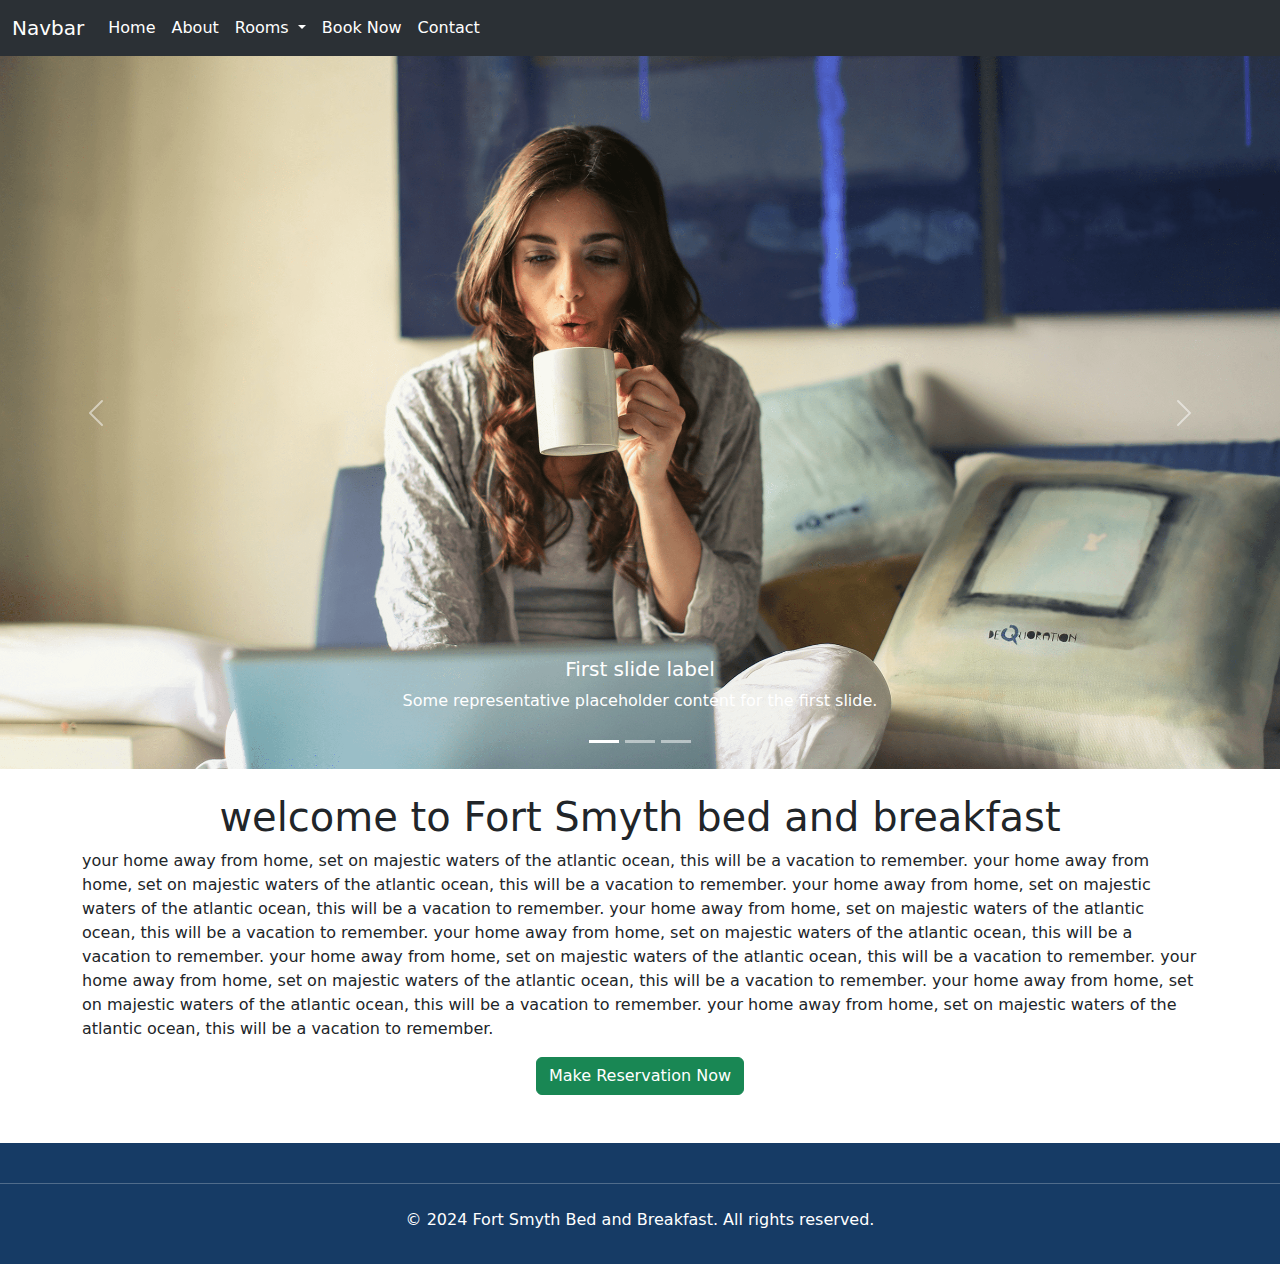
<file: html-source/index.html>
<!DOCTYPE html>
<html lang="en">
<head>
    <meta charset="UTF-8">
    <meta name="viewport" content="width=device-width, initial-scale=1.0">
    <title>My Page</title>
    <!-- Bootstrap CSS -->
    <link href="https://cdn.jsdelivr.net/npm/bootstrap@5.3.0-alpha1/dist/css/bootstrap.min.css" rel="stylesheet">
    <link rel="stylesheet" href="static/css/style.css">
</head>
<body>
    <nav class="navbar navbar-expand-lg bg-body-tertiary bg-dark" data-bs-theme="dark">
        <div class="container-fluid">
            <a class="navbar-brand" href="#">Navbar</a>
            <button class="navbar-toggler" type="button" data-bs-toggle="collapse" data-bs-target="#navbarSupportedContent" aria-controls="navbarSupportedContent" aria-expanded="false" aria-label="Toggle navigation">
                <span class="navbar-toggler-icon"></span>
            </button>
          <div class="collapse navbar-collapse" id="navbarSupportedContent">
            <ul class="navbar-nav me-auto mb-2 mb-lg-0">
                <li class="nav-item">
                    <a class="nav-link active" aria-current="page" href="index.html">Home</a>
                </li>
                <li class="nav-item">
                    <a class="nav-link" href="about.html">About</a>
                </li>
                <li class="nav-item dropdown">
                    <a class="nav-link dropdown-toggle" href="#" role="button" data-bs-toggle="dropdown" aria-expanded="false">
                        Rooms
                    </a>
                    <ul class="dropdown-menu">
                        <li><a class="dropdown-item" href="generals.html">General's Quarters</a></li>
                        <li><a class="dropdown-item" href="majors.html">Major's Suite</a></li>
                    </ul>
                </li>
                <li class="nav-item">
                    <a class="nav-link" href="reservation.html">Book Now</a>
                </li>
                <li class="nav-item">
                    <a class="nav-link" href="contact.html">Contact</a>
                </li>
            </ul>
          </div>
        </div>
    </nav>
    <div id="main-carousel" class="carousel slide carousel-fade" data-bs-ride="carousel" data-bs-interval="2000">
        <div class="carousel-indicators">
            <button type="button" data-bs-target="#main-carousel" data-bs-slide-to="0" class="active" aria-current="true" aria-label="Slide 1"></button>
            <button type="button" data-bs-target="#main-carousel" data-bs-slide-to="1" aria-label="Slide 2"></button>
            <button type="button" data-bs-target="#main-carousel" data-bs-slide-to="2" aria-label="Slide 3"></button>
          </div>
        <div class="carousel-inner">
          <div class="carousel-item active">
            <img src="static/images/woman-laptop.png" class="d-block w-100" alt="woman and laptop">
            <div class="carousel-caption d-none d-md-block">
                <h5>First slide label</h5>
                <p>Some representative placeholder content for the first slide.</p>
            </div>
          </div>
          <div class="carousel-item">
            <img src="static/images/tray.png" class="d-block w-100" alt=" tray and coffee">
            <div class="carousel-caption d-none d-md-block">
                <h5>Second slide label</h5>
                <p>Some representative placeholder content for the second slide.</p>
            </div>
          </div>
          <div class="carousel-item">
            <img src="static/images/outside.png" class="d-block w-100" alt="out">
            <div class="carousel-caption d-none d-md-block">
                <h5>Third slide label</h5>
                <p>Some representative placeholder content for the third slide.</p>
            </div>
          </div>
        </div>
        <button class="carousel-control-prev" type="button" data-bs-target="#main-carousel" data-bs-slide="prev">
          <span class="carousel-control-prev-icon" aria-hidden="true"></span>
          <span class="visually-hidden">Previous</span>
        </button>
        <button class="carousel-control-next" type="button" data-bs-target="#main-carousel" data-bs-slide="next">
          <span class="carousel-control-next-icon" aria-hidden="true"></span>
          <span class="visually-hidden">Next</span>
        </button>
    </div>
    <div class="container">
        <!-- Your page content here -->
        <div class="row">
            <div class="col">
                <h1 class="text-center mt-4">welcome to Fort Smyth bed and breakfast</h1>
                <p>your home away from home, set on majestic waters of the atlantic ocean, this will be a vacation to remember.
                    your home away from home, set on majestic waters of the atlantic ocean, this will be a vacation to remember.
                    your home away from home, set on majestic waters of the atlantic ocean, this will be a vacation to remember.
                    your home away from home, set on majestic waters of the atlantic ocean, this will be a vacation to remember.
                    your home away from home, set on majestic waters of the atlantic ocean, this will be a vacation to remember.
                    your home away from home, set on majestic waters of the atlantic ocean, this will be a vacation to remember.
                    your home away from home, set on majestic waters of the atlantic ocean, this will be a vacation to remember.
                    your home away from home, set on majestic waters of the atlantic ocean, this will be a vacation to remember.
                    your home away from home, set on majestic waters of the atlantic ocean, this will be a vacation to remember.
                </p>
            </div>
        </div>
        <div class="row">
            <div class="col text-center">
                <a href="make-reservation.html" class="btn btn-success">Make Reservation Now</a>
            </div>
        </div>
    </div>
    <footer class="my-footer mt-5">
        <hr class="my-4">
        <div class="text-center">
            <p>&copy; 2024 Fort Smyth Bed and Breakfast. All rights reserved.</p>
        </div>
    </footer>
    <!-- Bootstrap Bundle with Popper.js (remove any duplicates) -->
    <script src="https://cdn.jsdelivr.net/npm/bootstrap@5.3.0-alpha1/dist/js/bootstrap.bundle.min.js"></script>
</body>
</html>
</file>
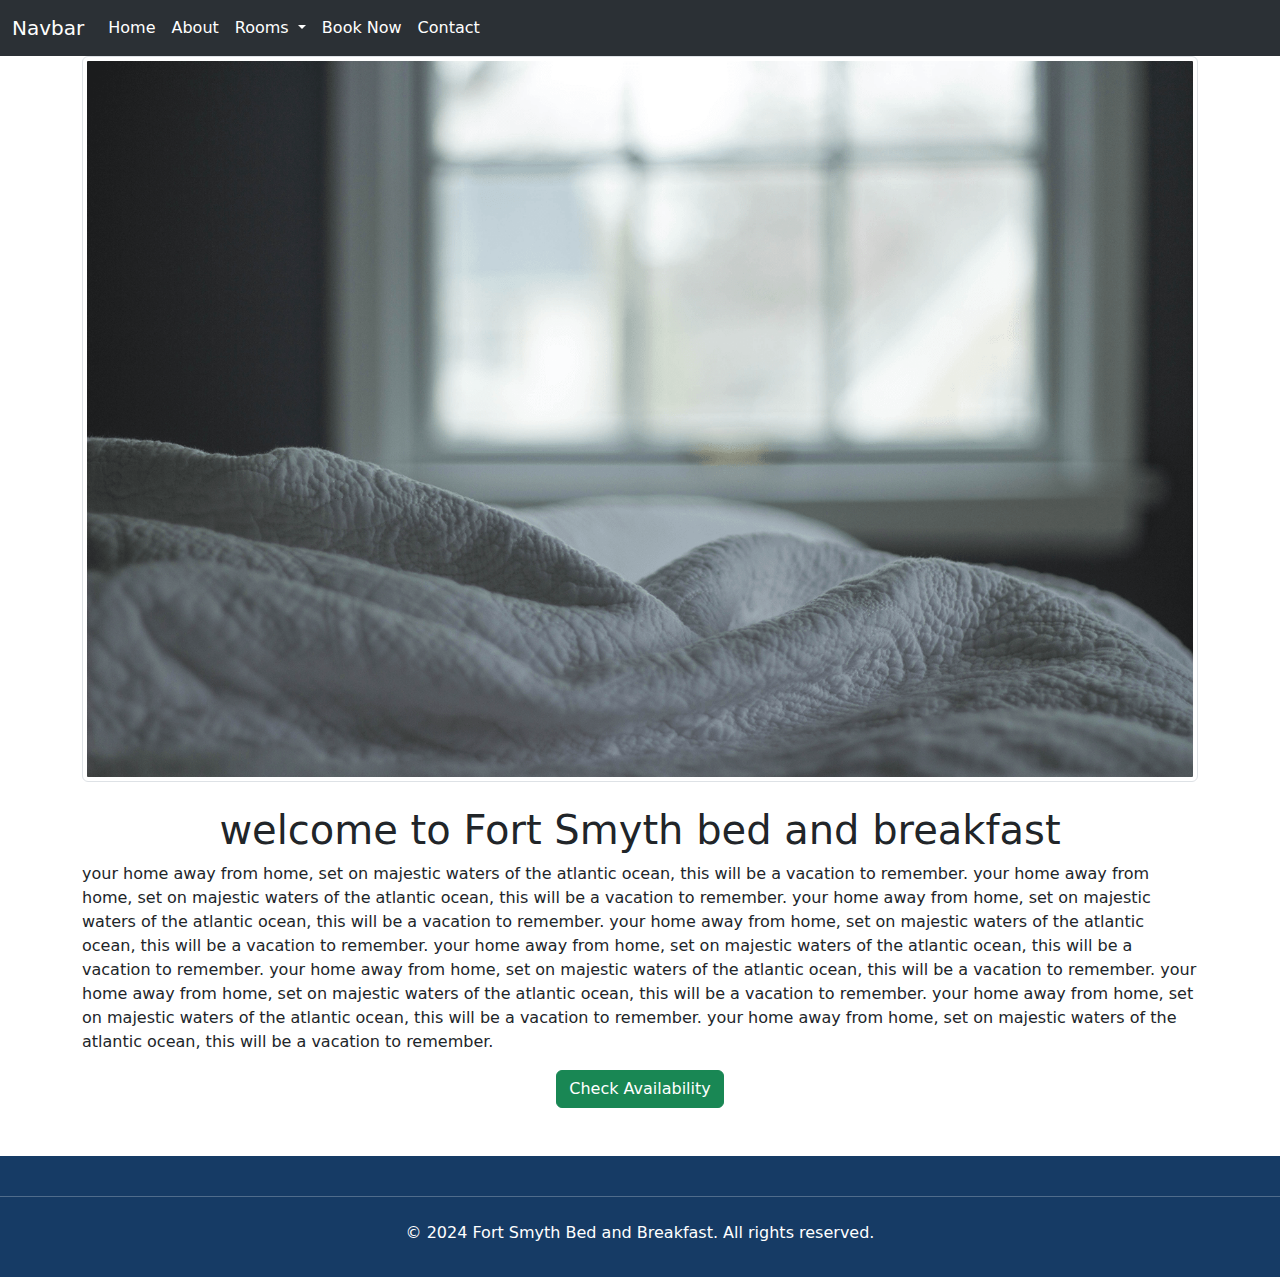
<file: html-source/generals.html>
<!DOCTYPE html>
<html lang="en">
<head>
    <meta charset="UTF-8">
    <meta name="viewport" content="width=device-width, initial-scale=1.0">
    <title>My Page</title>
    <!-- Bootstrap CSS -->
    <link href="https://cdn.jsdelivr.net/npm/bootstrap@5.3.0-alpha1/dist/css/bootstrap.min.css" rel="stylesheet">
    <link rel="stylesheet" href="static/css/style.css">
</head>
<body>
    <nav class="navbar navbar-expand-lg bg-body-tertiary bg-dark" data-bs-theme="dark">
        <div class="container-fluid">
            <a class="navbar-brand" href="#">Navbar</a>
            <button class="navbar-toggler" type="button" data-bs-toggle="collapse" data-bs-target="#navbarSupportedContent" aria-controls="navbarSupportedContent" aria-expanded="false" aria-label="Toggle navigation">
                <span class="navbar-toggler-icon"></span>
            </button>
          <div class="collapse navbar-collapse" id="navbarSupportedContent">
            <ul class="navbar-nav me-auto mb-2 mb-lg-0">
                <li class="nav-item">
                    <a class="nav-link active" aria-current="page" href="index.html">Home</a>
                </li>
                <li class="nav-item">
                    <a class="nav-link" href="about.html">About</a>
                </li>
                <li class="nav-item dropdown">
                    <a class="nav-link dropdown-toggle" href="#" role="button" data-bs-toggle="dropdown" aria-expanded="false">
                        Rooms
                    </a>
                    <ul class="dropdown-menu">
                        <li><a class="dropdown-item" href="generals.html">General's Quarters</a></li>
                        <li><a class="dropdown-item" href="majors.html">Major's Suite</a></li>
                    </ul>
                </li>
                <li class="nav-item">
                    <a class="nav-link" href="reservation.html">Book Now</a>
                </li>
                <li class="nav-item">
                    <a class="nav-link" href="contact.html">Contact</a>
                </li>
            </ul>
          </div>
        </div>
    </nav>
    
    <div class="container">
        <!-- Your page content here -->
         <div class="row">
            <div class="col">
                <img src="static/images/generals-quarters.png" class="img-fluid mx-auto d-block img-thumbnail room-image" alt="room image">
            </div>
            
         </div>
        <div class="row">
            <div class="col">
                <h1 class="text-center mt-4">welcome to Fort Smyth bed and breakfast</h1>
                <p>your home away from home, set on majestic waters of the atlantic ocean, this will be a vacation to remember.
                    your home away from home, set on majestic waters of the atlantic ocean, this will be a vacation to remember.
                    your home away from home, set on majestic waters of the atlantic ocean, this will be a vacation to remember.
                    your home away from home, set on majestic waters of the atlantic ocean, this will be a vacation to remember.
                    your home away from home, set on majestic waters of the atlantic ocean, this will be a vacation to remember.
                    your home away from home, set on majestic waters of the atlantic ocean, this will be a vacation to remember.
                    your home away from home, set on majestic waters of the atlantic ocean, this will be a vacation to remember.
                    your home away from home, set on majestic waters of the atlantic ocean, this will be a vacation to remember.
                    your home away from home, set on majestic waters of the atlantic ocean, this will be a vacation to remember.
                </p>
            </div>
        </div>
        <div class="row">
            <div class="col text-center">
                <a href="/make-reservation-gq" class="btn btn-success">Check Availability</a>
            </div>
        </div>
    </div>
    <footer class="my-footer mt-5">
        <hr class="my-4">
        <div class="text-center">
            <p>&copy; 2024 Fort Smyth Bed and Breakfast. All rights reserved.</p>
        </div>
    </footer>
    <!-- Bootstrap Bundle with Popper.js (remove any duplicates) -->
    <script src="https://cdn.jsdelivr.net/npm/bootstrap@5.3.0-alpha1/dist/js/bootstrap.bundle.min.js"></script>
</body>
</html>
</file>
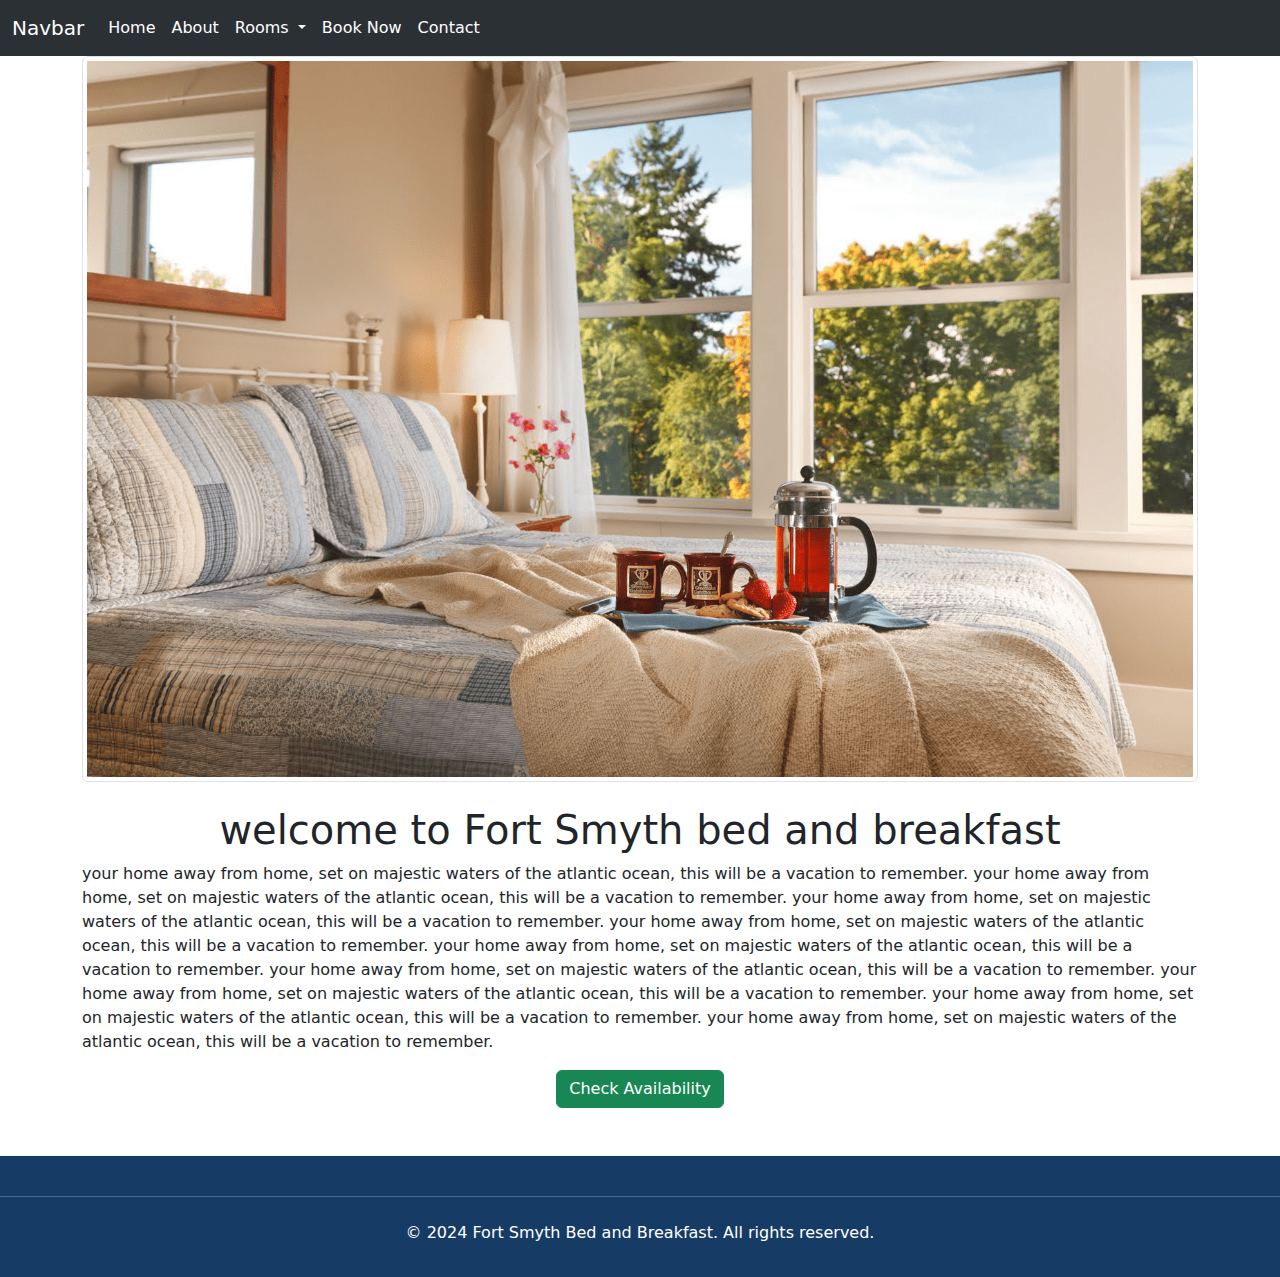
<file: html-source/majors.html>
<!DOCTYPE html>
<html lang="en">
<head>
    <meta charset="UTF-8">
    <meta name="viewport" content="width=device-width, initial-scale=1.0">
    <title>My Page</title>
    <!-- Bootstrap CSS -->
    <link href="https://cdn.jsdelivr.net/npm/bootstrap@5.3.0-alpha1/dist/css/bootstrap.min.css" rel="stylesheet">
    <link rel="stylesheet" href="static/css/style.css">
</head>
<body>
    <nav class="navbar navbar-expand-lg bg-body-tertiary bg-dark" data-bs-theme="dark">
        <div class="container-fluid">
            <a class="navbar-brand" href="#">Navbar</a>
            <button class="navbar-toggler" type="button" data-bs-toggle="collapse" data-bs-target="#navbarSupportedContent" aria-controls="navbarSupportedContent" aria-expanded="false" aria-label="Toggle navigation">
                <span class="navbar-toggler-icon"></span>
            </button>
          <div class="collapse navbar-collapse" id="navbarSupportedContent">
            <ul class="navbar-nav me-auto mb-2 mb-lg-0">
                <li class="nav-item">
                    <a class="nav-link active" aria-current="page" href="index.html">Home</a>
                </li>
                <li class="nav-item">
                    <a class="nav-link" href="about.html">About</a>
                </li>
                <li class="nav-item dropdown">
                    <a class="nav-link dropdown-toggle" href="#" role="button" data-bs-toggle="dropdown" aria-expanded="false">
                        Rooms
                    </a>
                    <ul class="dropdown-menu">
                        <li><a class="dropdown-item" href="generals.html">General's Quarters</a></li>
                        <li><a class="dropdown-item" href="majors.html">Major's Suite</a></li>
                    </ul>
                </li>
                <li class="nav-item">
                    <a class="nav-link" href="reservation.html">Book Now</a>
                </li>
                <li class="nav-item">
                    <a class="nav-link" href="contact.html">Contact</a>
                </li>
            </ul>
          </div>
        </div>
    </nav>
    
    <div class="container">
        <!-- Your page content here -->
         <div class="row">
            <div class="col">
                <img src="static/images/marjors-suite.png" class="img-fluid mx-auto d-block img-thumbnail room-image" alt="room image">
            </div>
            
         </div>
        <div class="row">
            <div class="col">
                <h1 class="text-center mt-4">welcome to Fort Smyth bed and breakfast</h1>
                <p>your home away from home, set on majestic waters of the atlantic ocean, this will be a vacation to remember.
                    your home away from home, set on majestic waters of the atlantic ocean, this will be a vacation to remember.
                    your home away from home, set on majestic waters of the atlantic ocean, this will be a vacation to remember.
                    your home away from home, set on majestic waters of the atlantic ocean, this will be a vacation to remember.
                    your home away from home, set on majestic waters of the atlantic ocean, this will be a vacation to remember.
                    your home away from home, set on majestic waters of the atlantic ocean, this will be a vacation to remember.
                    your home away from home, set on majestic waters of the atlantic ocean, this will be a vacation to remember.
                    your home away from home, set on majestic waters of the atlantic ocean, this will be a vacation to remember.
                    your home away from home, set on majestic waters of the atlantic ocean, this will be a vacation to remember.
                </p>
            </div>
        </div>
        <div class="row">
            <div class="col text-center">
                <a href="/make-reservation-ms" class="btn btn-success">Check Availability</a>
            </div>
        </div>
    </div>
    <footer class="my-footer mt-5">
        <hr class="my-4">
        <div class="text-center">
            <p>&copy; 2024 Fort Smyth Bed and Breakfast. All rights reserved.</p>
        </div>
    </footer>
    <!-- Bootstrap Bundle with Popper.js (remove any duplicates) -->
    <script src="https://cdn.jsdelivr.net/npm/bootstrap@5.3.0-alpha1/dist/js/bootstrap.bundle.min.js"></script>
</body>
</html>
</file>
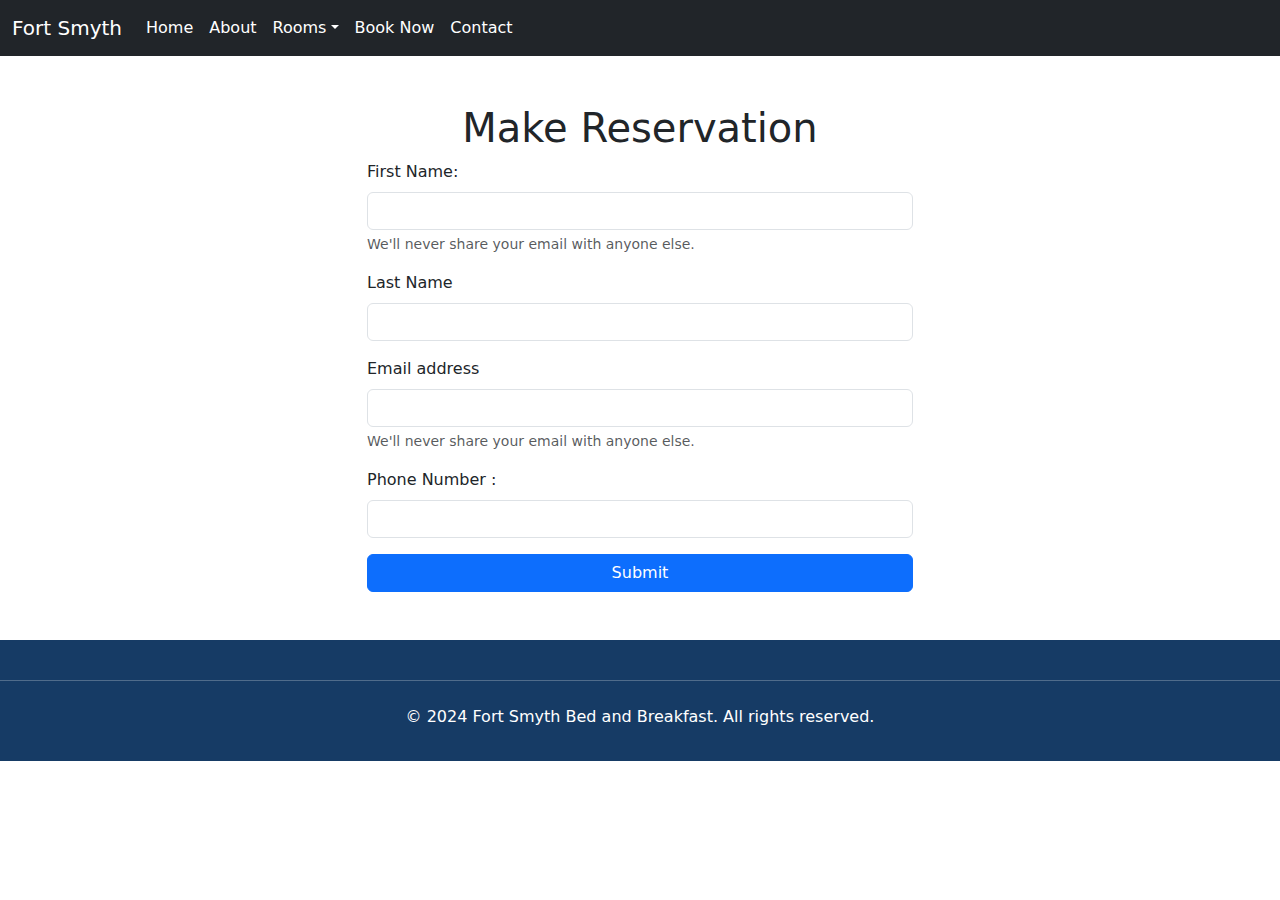
<file: html-source/make-reservation.html>
<!DOCTYPE html>
<html lang="en">
<head>
    <meta charset="UTF-8">
    <meta name="viewport" content="width=device-width, initial-scale=1.0">
    <title>Fort Smyth Bed and Breakfast</title>
    <!-- Bootstrap CSS -->
    <link href="https://cdn.jsdelivr.net/npm/bootstrap@5.3.0-alpha1/dist/css/bootstrap.min.css" rel="stylesheet">
    <link rel="stylesheet" href="static/css/style.css">
</head>
<body>
    <nav class="navbar navbar-expand-lg bg-dark">
        <div class="container-fluid">
            <a class="navbar-brand" href="#">Fort Smyth</a>
            <button class="navbar-toggler" type="button" data-bs-toggle="collapse" data-bs-target="#navbarSupportedContent" aria-controls="navbarSupportedContent" aria-expanded="false" aria-label="Toggle navigation">
                <span class="navbar-toggler-icon"></span>
            </button>
            <div class="collapse navbar-collapse" id="navbarSupportedContent">
                <ul class="navbar-nav me-auto mb-2 mb-lg-0">
                    <li class="nav-item">
                        <a class="nav-link active" href="index.html">Home</a>
                    </li>
                    <li class="nav-item">
                        <a class="nav-link" href="about.html">About</a>
                    </li>
                    <li class="nav-item dropdown">
                        <a class="nav-link dropdown-toggle" href="#" role="button" data-bs-toggle="dropdown" aria-expanded="false">Rooms</a>
                        <ul class="dropdown-menu">
                            <li><a class="dropdown-item" href="generals.html">General's Quarters</a></li>
                            <li><a class="dropdown-item" href="majors.html">Major's Suite</a></li>
                        </ul>
                    </li>
                    <li class="nav-item">
                        <a class="nav-link" href="reservation.html">Book Now</a>
                    </li>
                    <li class="nav-item">
                        <a class="nav-link" href="contact.html">Contact</a>
                    </li>
                </ul>
            </div>
        </div>
    </nav>
    
    <div class="container mt-5">
        <div class="row">
            <div class="col-lg-6 mx-auto">
                <h1 class="text-center">Make Reservation</h1>
                <form>
                    <div class="form-group mb-3">
                        <label for="first_name" class="form-label">First Name:</label>
                        <input type="text" class="form-control" id="first_name" name="first_name" aria-describedby="firstNameHelp" required autocomplete="off">
                        <div id="firstNameHelp" class="form-text">We'll never share your email with anyone else.</div>
                    </div>
                    <div class="form-group mb-3">
                        <label for="last_name" class="form-label">Last Name</label>
                        <input type="text" class="form-control" id="last_name" name="last_name" required autocomplete="off">
                    </div>
                    <div class="form-group mb-3">
                        <label for="email" class="form-label">Email address</label>
                        <input type="email" class="form-control" id="email" name="email" aria-describedby="emailHelp" required autocomplete="off">
                        <div id="emailHelp" class="form-text">We'll never share your email with anyone else.</div>
                    </div>
                    <div class="form-group mb-3">
                        <label for="phone_number" class="form-label">Phone Number :</label>
                        <input type="number" class="form-control" id="phone_number" name="phone_number" required autocomplete="off">
                    </div>
                    <button type="submit" class="btn btn-primary w-100">Submit</button>
                </form>
            </div>
        </div>
    </div>

    <footer class="my-footer mt-5">
        <hr class="my-4">
        <div class="text-center">
            <p>&copy; 2024 Fort Smyth Bed and Breakfast. All rights reserved.</p>
        </div>
    </footer>

    <!-- Bootstrap Bundle with Popper.js -->
    <script src="https://cdn.jsdelivr.net/npm/bootstrap@5.3.0-alpha1/dist/js/bootstrap.bundle.min.js"></script>
</body>
</html>
</file>
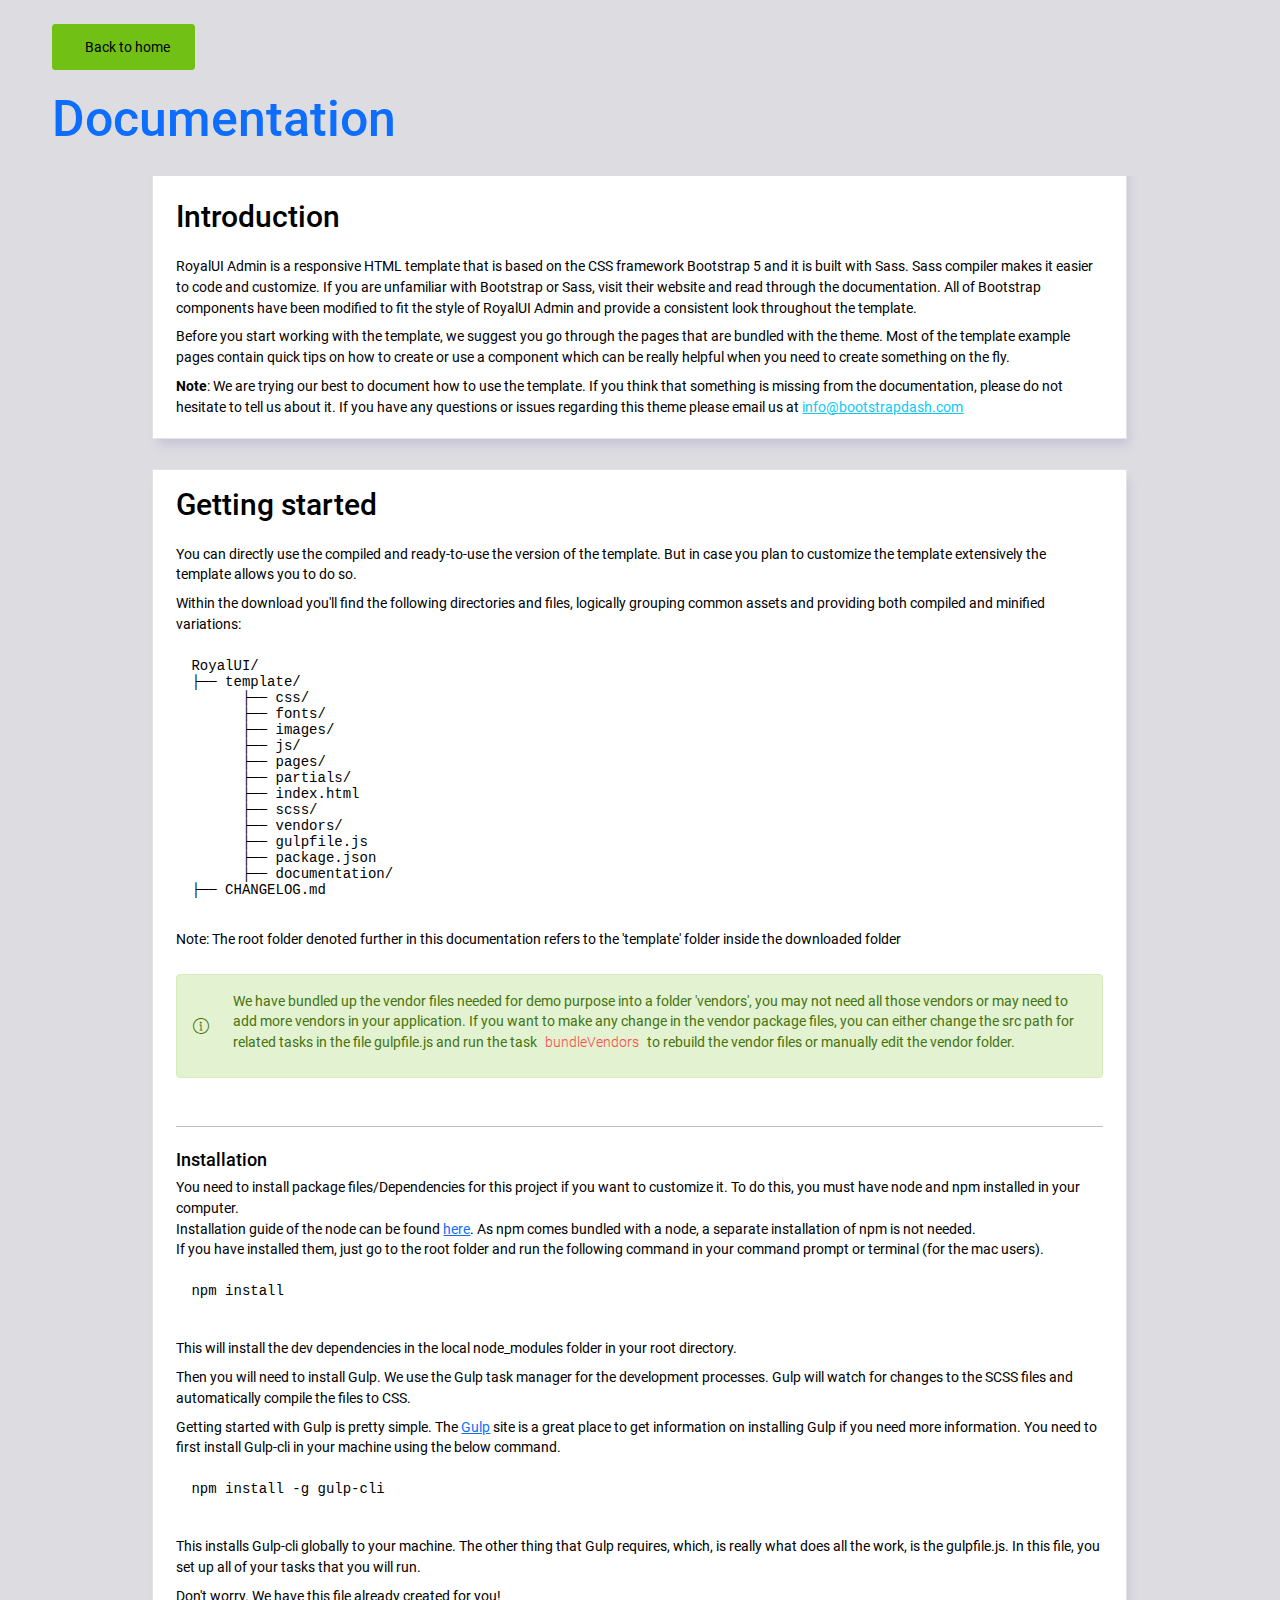
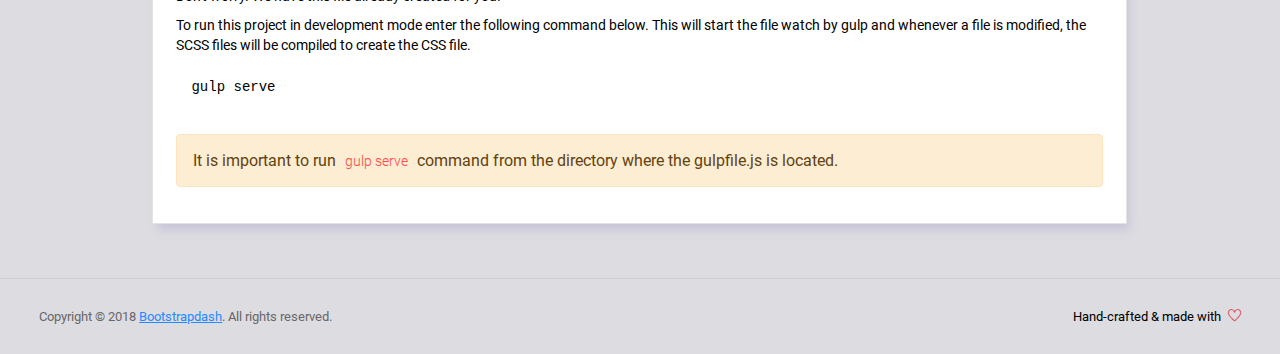
<file: static/admin/documentation/documentation.html>
<!DOCTYPE html>
<html lang="en">

<head>
  <!-- Required meta tags -->
  <meta charset="utf-8">
  <meta name="viewport" content="width=device-width, initial-scale=1, shrink-to-fit=no">
  <title>RoyalUI Admin Dashboard</title>
  <!-- plugins:css -->
  <link rel="stylesheet" href="../vendors/ti-icons/css/themify-icons.css">
  <link rel="stylesheet" href="../vendors/base/vendor.bundle.base.css">
  <!-- endinject -->
  <!-- plugin css for this page -->
  <!-- End plugin css for this page -->
  <!-- inject:css -->
  <link rel="stylesheet" href="../css/style.css">
  <!-- endinject -->
  <link rel="shortcut icon" href="../images/favicon.png" />
</head>

<body>
  <div class="container-scroller">
    <div class="container-fluid page-body-wrapper full-page-wrapper">
      <div class="main-panel w-100  documentation">
        <div class="content-wrapper">
          <div class="container-fluid">
            <div class="row">
              <div class="col-12 doc-header">
                <a class="btn btn-success" href="../index.html"><i class="mdi mdi-home me-2"></i>Back to home</a>
                <h1 class="text-primary mt-4">Documentation</h1>
              </div>
            </div>
            <div class="row doc-content">
              <div class="col-12 col-md-10 offset-md-1">
                <div class="col-12 grid-margin" id="doc-intro">
                    <div class="card">
                        <div class="card-body">
                            <h3 class="mb-4 mt-4">Introduction</h3>
                            <p>RoyalUI Admin is a responsive HTML template that is based on the CSS framework Bootstrap 5 and it is built with Sass. Sass compiler makes it easier to code and customize. If you are unfamiliar with Bootstrap or Sass, visit their
                                website and read through the documentation. All of Bootstrap components have been modified to fit the style of RoyalUI Admin and provide a consistent look throughout the template.</p>
                            <p>Before you start working with the template, we suggest you go through the pages that are bundled with the theme. Most of the template example pages contain quick tips on how to create or use a component which can
                                be really helpful when you need to create something on the fly.</p>
                            <p class="d-inline"><strong>Note</strong>: We are trying our best to document how to use the template. If you think that something is missing from the documentation, please do not hesitate to tell us about it. If you have any questions or issues regarding this theme please email us at <a class="d-inline text-info" href="mailto:info@bootstrapdash.com">info@bootstrapdash.com</a></p>
                        </div>
                    </div>
                </div>
                <div class="col-12 grid-margin" id="doc-started">
                    <div class="card">
                        <div class="card-body">
                            <h3 class="mb-4">Getting started</h3>
                            <p>You can directly use the compiled and ready-to-use the version of the template. But in case you plan to customize the template extensively the template allows you to do so.</p>
                            <p>Within the download you'll find the following directories and files, logically grouping common assets and providing both compiled and minified variations:</p>
                            <pre>
RoyalUI/
├── template/
      ├── css/
      ├── fonts/
      ├── images/
      ├── js/
      ├── pages/
      ├── partials/
      ├── index.html
      ├── scss/
      ├── vendors/
      ├── gulpfile.js
      ├── package.json                           
      ├── documentation/
├── CHANGELOG.md</pre>
                            <p class="mt-1">Note: The root folder denoted further in this documentation refers to the 'template' folder inside the downloaded folder</p>
                            <div class="alert alert-success mt-4 d-flex align-items-center" role="alert">
                              <i class="ti-info-alt me-4"></i>
                              <p>We have bundled up the vendor files needed for demo purpose into a folder 'vendors', you may not need all those vendors or may need to add more vendors in your application. If you want to make any change in the vendor package files, you can either change the src path for related tasks in the file gulpfile.js and run the task <code> bundleVendors </code> to rebuild the vendor files or manually edit the vendor folder.</p>
                            </div>
                            <hr class="mt-5">
                            <h4 class="mt-4">Installation</h4>
                            <p class="mb-0">
                              You need to install package files/Dependencies for this project if you want to customize it. To do this, you must have <span class="font-weight-bold">node and npm</span> installed in your computer.
                            </p>
                            <p class="mb-0">Installation guide of the node can be found <a href="https://nodejs.org/en/">here</a>. As npm comes bundled with a node, a separate installation of npm is not needed.</p>
                            <p>
                                If you have installed them, just go to the root folder and run the following command in your command prompt or terminal (for the mac users).
                            </p>
                            <pre class="shell-mode">
npm install</pre>
                            <p class="mt-4">
                              This will install the dev dependencies in the local <span class="font-weight-bold">node_modules</span> folder in your root directory.
                            </p>
                            <p class="mt-2">
                              Then you will need to install <span class="font-weight-bold">Gulp</span>. We use the Gulp task manager for the development processes. Gulp will watch for changes to the SCSS files and automatically compile the files to CSS.
                            </p>
                            <p>Getting started with Gulp is pretty simple. The <a href="https://gulpjs.com/" target="_blank">Gulp</a> site is a great place to get information on installing Gulp if you need more information. You need to first install Gulp-cli in your machine using the below command.</p>
                            <pre class="shell-mode">
npm install -g gulp-cli</pre>
                            <p class="mt-4">This installs Gulp-cli globally to your machine. The other thing that Gulp requires, which, is really what does all the work, is the gulpfile.js. In this file, you set up all of your tasks that you will run.</p>
                            <p>Don't worry. We have this file already created for you!</p>
                            <p>To run this project in development mode enter the following command below. This will start the file watch by gulp and whenever a file is modified, the SCSS files will be compiled to create the CSS file.</p>
<pre class="shell-mode">
gulp serve</pre>           
                            <div class="alert alert-warning mt-4" role="alert">
                              <i class="ti-info-alt-outline"></i>It is important to run <code>gulp serve</code> command from the directory where the gulpfile.js is located.
                            </div>
                        </div>
                    </div>
                </div>
              </div>
            </div>
          </div>
        </div>
        <!-- partial:../partials/_footer.html -->

        <footer class="footer">
          <div class="d-sm-flex justify-content-center justify-content-sm-between">
            <span class="text-muted text-center text-sm-left d-block d-sm-inline-block">Copyright © 2018 <a href="https://www.bootstrapdash.com/" target="_blank">Bootstrapdash</a>. All rights reserved.</span>
            <span class="float-none float-sm-right d-block mt-1 mt-sm-0 text-center">Hand-crafted & made with <i class="ti-heart text-danger ms-1"></i></span>
          </div>
        </footer>

        <!-- partial -->
      </div>
    </div>
  </div>
<!-- plugins:js -->
<script src="../vendors/base/vendor.bundle.base.js"></script>
<!-- endinject -->
<!-- inject:js -->
<script src="../js/off-canvas.js"></script>
<script src="../js/hoverable-collapse.js"></script>
<script src="../js/template.js"></script>
<script src="../js/todolist.js"></script>
<!-- endinject -->
<!-- Custom js for this page-->
<script src="../js/documentation.js"></script> 
<!-- End custom js for this page-->
</body>

</html>
</file>
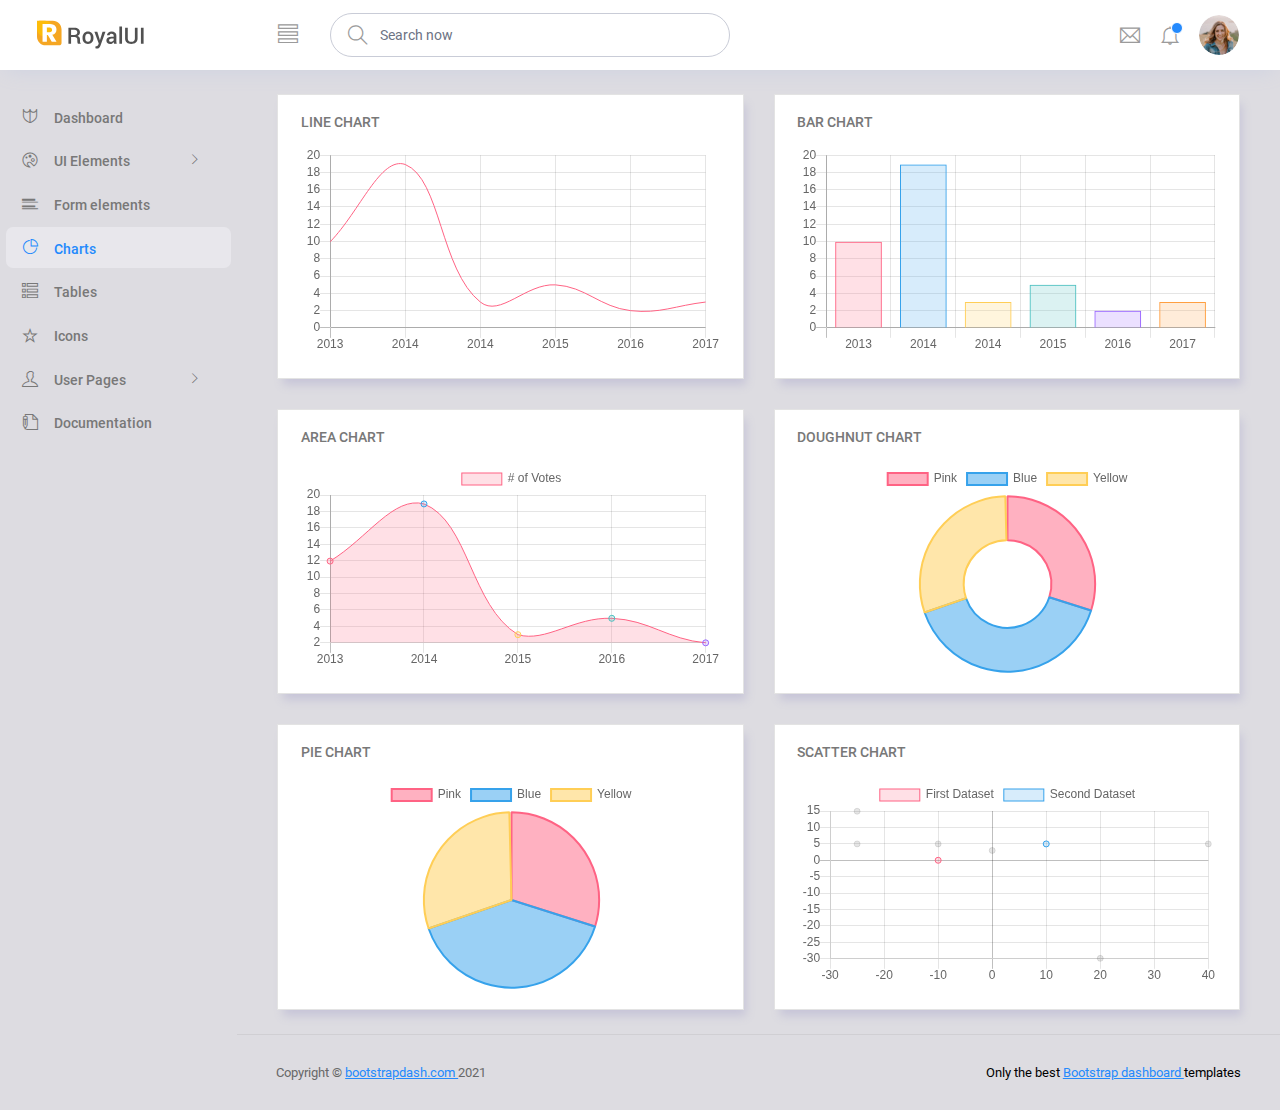
<file: static/admin/pages/charts/chartjs.html>
<!DOCTYPE html>
<html lang="en">

<head>
  <!-- Required meta tags -->
  <meta charset="utf-8">
  <meta name="viewport" content="width=device-width, initial-scale=1, shrink-to-fit=no">
  <title>RoyalUI Admin</title>
  <!-- plugins:css -->
  <link rel="stylesheet" href="../../vendors/ti-icons/css/themify-icons.css">
  <link rel="stylesheet" href="../../vendors/base/vendor.bundle.base.css">
  <!-- endinject -->
  <!-- inject:css -->
  <link rel="stylesheet" href="../../css/style.css">
  <!-- endinject -->
  <link rel="shortcut icon" href="../../images/favicon.png" />
</head>

<body>
  <div class="container-scroller">
    <!-- partial:../../partials/_navbar.html -->
    <nav class="navbar col-lg-12 col-12 p-0 fixed-top d-flex flex-row">
      <div class="text-center navbar-brand-wrapper d-flex align-items-center justify-content-center">
        <a class="navbar-brand brand-logo me-5" href="../../index.html"><img src="../../images/logo.svg" class="me-2" alt="logo"/></a>
        <a class="navbar-brand brand-logo-mini" href="../../index.html"><img src="../../images/logo-mini.svg" alt="logo"/></a>
      </div>
      <div class="navbar-menu-wrapper d-flex align-items-center justify-content-end">
        <button class="navbar-toggler navbar-toggler align-self-center" type="button" data-toggle="minimize">
          <span class="ti-view-list"></span>
        </button>
        <ul class="navbar-nav mr-lg-2">
          <li class="nav-item nav-search d-none d-lg-block">
            <div class="input-group">
              <div class="input-group-prepend hover-cursor" id="navbar-search-icon">
                <span class="input-group-text" id="search">
                  <i class="ti-search"></i>
                </span>
              </div>
              <input type="text" class="form-control" id="navbar-search-input" placeholder="Search now" aria-label="search" aria-describedby="search">
            </div>
          </li>
        </ul>
        <ul class="navbar-nav navbar-nav-right">
          <li class="nav-item dropdown me-1">
            <a class="nav-link count-indicator dropdown-toggle d-flex justify-content-center align-items-center" id="messageDropdown" href="#" data-bs-toggle="dropdown">
              <i class="ti-email mx-0"></i>
            </a>
            <div class="dropdown-menu dropdown-menu-right navbar-dropdown" aria-labelledby="messageDropdown">
              <p class="mb-0 font-weight-normal float-left dropdown-header">Messages</p>
              <a class="dropdown-item">
                <div class="item-thumbnail">
                    <img src="../../images/faces/face4.jpg" alt="image" class="profile-pic">
                </div>
                <div class="item-content flex-grow">
                  <h6 class="ellipsis font-weight-normal">David Grey
                  </h6>
                  <p class="font-weight-light small-text text-muted mb-0">
                    The meeting is cancelled
                  </p>
                </div>
              </a>
              <a class="dropdown-item">
                <div class="item-thumbnail">
                    <img src="../../images/faces/face2.jpg" alt="image" class="profile-pic">
                </div>
                <div class="item-content flex-grow">
                  <h6 class="ellipsis font-weight-normal">Tim Cook
                  </h6>
                  <p class="font-weight-light small-text text-muted mb-0">
                    New product launch
                  </p>
                </div>
              </a>
              <a class="dropdown-item">
                <div class="item-thumbnail">
                    <img src="../../images/faces/face3.jpg" alt="image" class="profile-pic">
                </div>
                <div class="item-content flex-grow">
                  <h6 class="ellipsis font-weight-normal"> Johnson
                  </h6>
                  <p class="font-weight-light small-text text-muted mb-0">
                    Upcoming board meeting
                  </p>
                </div>
              </a>
            </div>
          </li>
          <li class="nav-item dropdown">
            <a class="nav-link count-indicator dropdown-toggle" id="notificationDropdown" href="#" data-bs-toggle="dropdown">
              <i class="ti-bell mx-0"></i>
              <span class="count"></span>
            </a>
            <div class="dropdown-menu dropdown-menu-right navbar-dropdown" aria-labelledby="notificationDropdown">
              <p class="mb-0 font-weight-normal float-left dropdown-header">Notifications</p>
              <a class="dropdown-item">
                <div class="item-thumbnail">
                  <div class="item-icon bg-success">
                    <i class="ti-info-alt mx-0"></i>
                  </div>
                </div>
                <div class="item-content">
                  <h6 class="font-weight-normal">Application Error</h6>
                  <p class="font-weight-light small-text mb-0 text-muted">
                    Just now
                  </p>
                </div>
              </a>
              <a class="dropdown-item">
                <div class="item-thumbnail">
                  <div class="item-icon bg-warning">
                    <i class="ti-settings mx-0"></i>
                  </div>
                </div>
                <div class="item-content">
                  <h6 class="font-weight-normal">Settings</h6>
                  <p class="font-weight-light small-text mb-0 text-muted">
                    Private message
                  </p>
                </div>
              </a>
              <a class="dropdown-item">
                <div class="item-thumbnail">
                  <div class="item-icon bg-info">
                    <i class="ti-user mx-0"></i>
                  </div>
                </div>
                <div class="item-content">
                  <h6 class="font-weight-normal">New user registration</h6>
                  <p class="font-weight-light small-text mb-0 text-muted">
                    2 days ago
                  </p>
                </div>
              </a>
            </div>
          </li>
          <li class="nav-item nav-profile dropdown">
            <a class="nav-link dropdown-toggle" href="#" data-bs-toggle="dropdown" id="profileDropdown">
              <img src="../../images/faces/face28.jpg" alt="profile"/>
            </a>
            <div class="dropdown-menu dropdown-menu-right navbar-dropdown" aria-labelledby="profileDropdown">
              <a class="dropdown-item">
                <i class="ti-settings text-primary"></i>
                Settings
              </a>
              <a class="dropdown-item">
                <i class="ti-power-off text-primary"></i>
                Logout
              </a>
            </div>
          </li>
        </ul>
        <button class="navbar-toggler navbar-toggler-right d-lg-none align-self-center" type="button" data-toggle="offcanvas">
          <span class="ti-view-list"></span>
        </button>
      </div>
    </nav>
    <!-- partial -->
    <div class="container-fluid page-body-wrapper">
      <!-- partial:../../partials/_sidebar.html -->
      <nav class="sidebar sidebar-offcanvas" id="sidebar">
        <ul class="nav">
          <li class="nav-item">
            <a class="nav-link" href="../../index.html">
              <i class="ti-shield menu-icon"></i>
              <span class="menu-title">Dashboard</span>
            </a>
          </li>
          <li class="nav-item">
            <a class="nav-link" data-bs-toggle="collapse" href="#ui-basic" aria-expanded="false" aria-controls="ui-basic">
              <i class="ti-palette menu-icon"></i>
              <span class="menu-title">UI Elements</span>
              <i class="menu-arrow"></i>
            </a>
            <div class="collapse" id="ui-basic">
              <ul class="nav flex-column sub-menu">
                <li class="nav-item"> <a class="nav-link" href="../../pages/ui-features/buttons.html">Buttons</a></li>
                <li class="nav-item"> <a class="nav-link" href="../../pages/ui-features/typography.html">Typography</a></li>
              </ul>
            </div>
          </li>
          <li class="nav-item">
            <a class="nav-link" href="../../pages/forms/basic_elements.html">
              <i class="ti-layout-list-post menu-icon"></i>
              <span class="menu-title">Form elements</span>
            </a>
          </li>
          <li class="nav-item">
            <a class="nav-link" href="../../pages/charts/chartjs.html">
              <i class="ti-pie-chart menu-icon"></i>
              <span class="menu-title">Charts</span>
            </a>
          </li>
          <li class="nav-item">
            <a class="nav-link" href="../../pages/tables/basic-table.html">
              <i class="ti-view-list-alt menu-icon"></i>
              <span class="menu-title">Tables</span>
            </a>
          </li>
          <li class="nav-item">
            <a class="nav-link" href="../../pages/icons/themify.html">
              <i class="ti-star menu-icon"></i>
              <span class="menu-title">Icons</span>
            </a>
          </li>
          <li class="nav-item">
            <a class="nav-link" data-bs-toggle="collapse" href="#auth" aria-expanded="false" aria-controls="auth">
              <i class="ti-user menu-icon"></i>
              <span class="menu-title">User Pages</span>
              <i class="menu-arrow"></i>
            </a>
            <div class="collapse" id="auth">
              <ul class="nav flex-column sub-menu">
                <li class="nav-item"> <a class="nav-link" href="../../pages/samples/login.html"> Login </a></li>
                <li class="nav-item"> <a class="nav-link" href="../../pages/samples/login-2.html"> Login 2 </a></li>
                <li class="nav-item"> <a class="nav-link" href="../../pages/samples/register.html"> Register </a></li>
                <li class="nav-item"> <a class="nav-link" href="../../pages/samples/register-2.html"> Register 2 </a></li>
                <li class="nav-item"> <a class="nav-link" href="../../pages/samples/lock-screen.html"> Lockscreen </a></li>
              </ul>
            </div>
          </li>
          <li class="nav-item">
            <a class="nav-link" href="../../documentation/documentation.html">
              <i class="ti-write menu-icon"></i>
              <span class="menu-title">Documentation</span>
            </a>
          </li>
        </ul>
      </nav>
      <!-- partial -->
      <div class="main-panel">
        <div class="content-wrapper">
          <div class="row">
            <div class="col-lg-6 grid-margin stretch-card">
              <div class="card">
                <div class="card-body">
                  <h4 class="card-title">Line chart</h4>
                  <canvas id="lineChart"></canvas>
                </div>
              </div>
            </div>
            <div class="col-lg-6 grid-margin stretch-card">
              <div class="card">
                <div class="card-body">
                  <h4 class="card-title">Bar chart</h4>
                  <canvas id="barChart"></canvas>
                </div>
              </div>
            </div>
          </div>
          <div class="row">
            <div class="col-lg-6 grid-margin stretch-card">
              <div class="card">
                <div class="card-body">
                  <h4 class="card-title">Area chart</h4>
                  <canvas id="areaChart"></canvas>
                </div>
              </div>
            </div>
            <div class="col-lg-6 grid-margin stretch-card">
              <div class="card">
                <div class="card-body">
                  <h4 class="card-title">Doughnut chart</h4>
                  <canvas id="doughnutChart"></canvas>
                </div>
              </div>
            </div>
          </div>
          <div class="row">
            <div class="col-lg-6 grid-margin grid-margin-lg-0 stretch-card">
              <div class="card">
                <div class="card-body">
                  <h4 class="card-title">Pie chart</h4>
                  <canvas id="pieChart"></canvas>
                </div>
              </div>
            </div>
            <div class="col-lg-6 grid-margin grid-margin-lg-0 stretch-card">
              <div class="card">
                <div class="card-body">
                  <h4 class="card-title">Scatter chart</h4>
                  <canvas id="scatterChart"></canvas>
                </div>
              </div>
            </div>
          </div>
        </div>
        <!-- content-wrapper ends -->
        <!-- partial:../../partials/_footer.html -->
        <footer class="footer">
          <div class="d-sm-flex justify-content-center justify-content-sm-between">
            <span class="text-muted text-center text-sm-left d-block d-sm-inline-block">Copyright © <a href="https://www.bootstrapdash.com/" target="_blank">bootstrapdash.com </a>2021</span>
            <span class="float-none float-sm-right d-block mt-1 mt-sm-0 text-center">Only the best <a href="https://www.bootstrapdash.com/" target="_blank"> Bootstrap dashboard </a> templates</span>
          </div>
        </footer>
        <!-- partial -->
      </div>
      <!-- main-panel ends -->
    </div>
    <!-- page-body-wrapper ends -->
  </div>
  <!-- container-scroller -->
  <!-- plugins:js -->
  <script src="../../vendors/base/vendor.bundle.base.js"></script>
  <!-- endinject -->
  <!-- Plugin js for this page-->
  <script src="../../vendors/chart.js/Chart.min.js"></script>
  <!-- End plugin js for this page-->
  <!-- inject:js -->
  <script src="../../js/off-canvas.js"></script>
  <script src="../../js/hoverable-collapse.js"></script>
  <script src="../../js/template.js"></script>
  <script src="../../js/todolist.js"></script>
  <!-- endinject -->
  <!-- Custom js for this page-->
  <script src="../../js/chart.js"></script>
  <!-- End custom js for this page-->
</body>

</html>
</file>
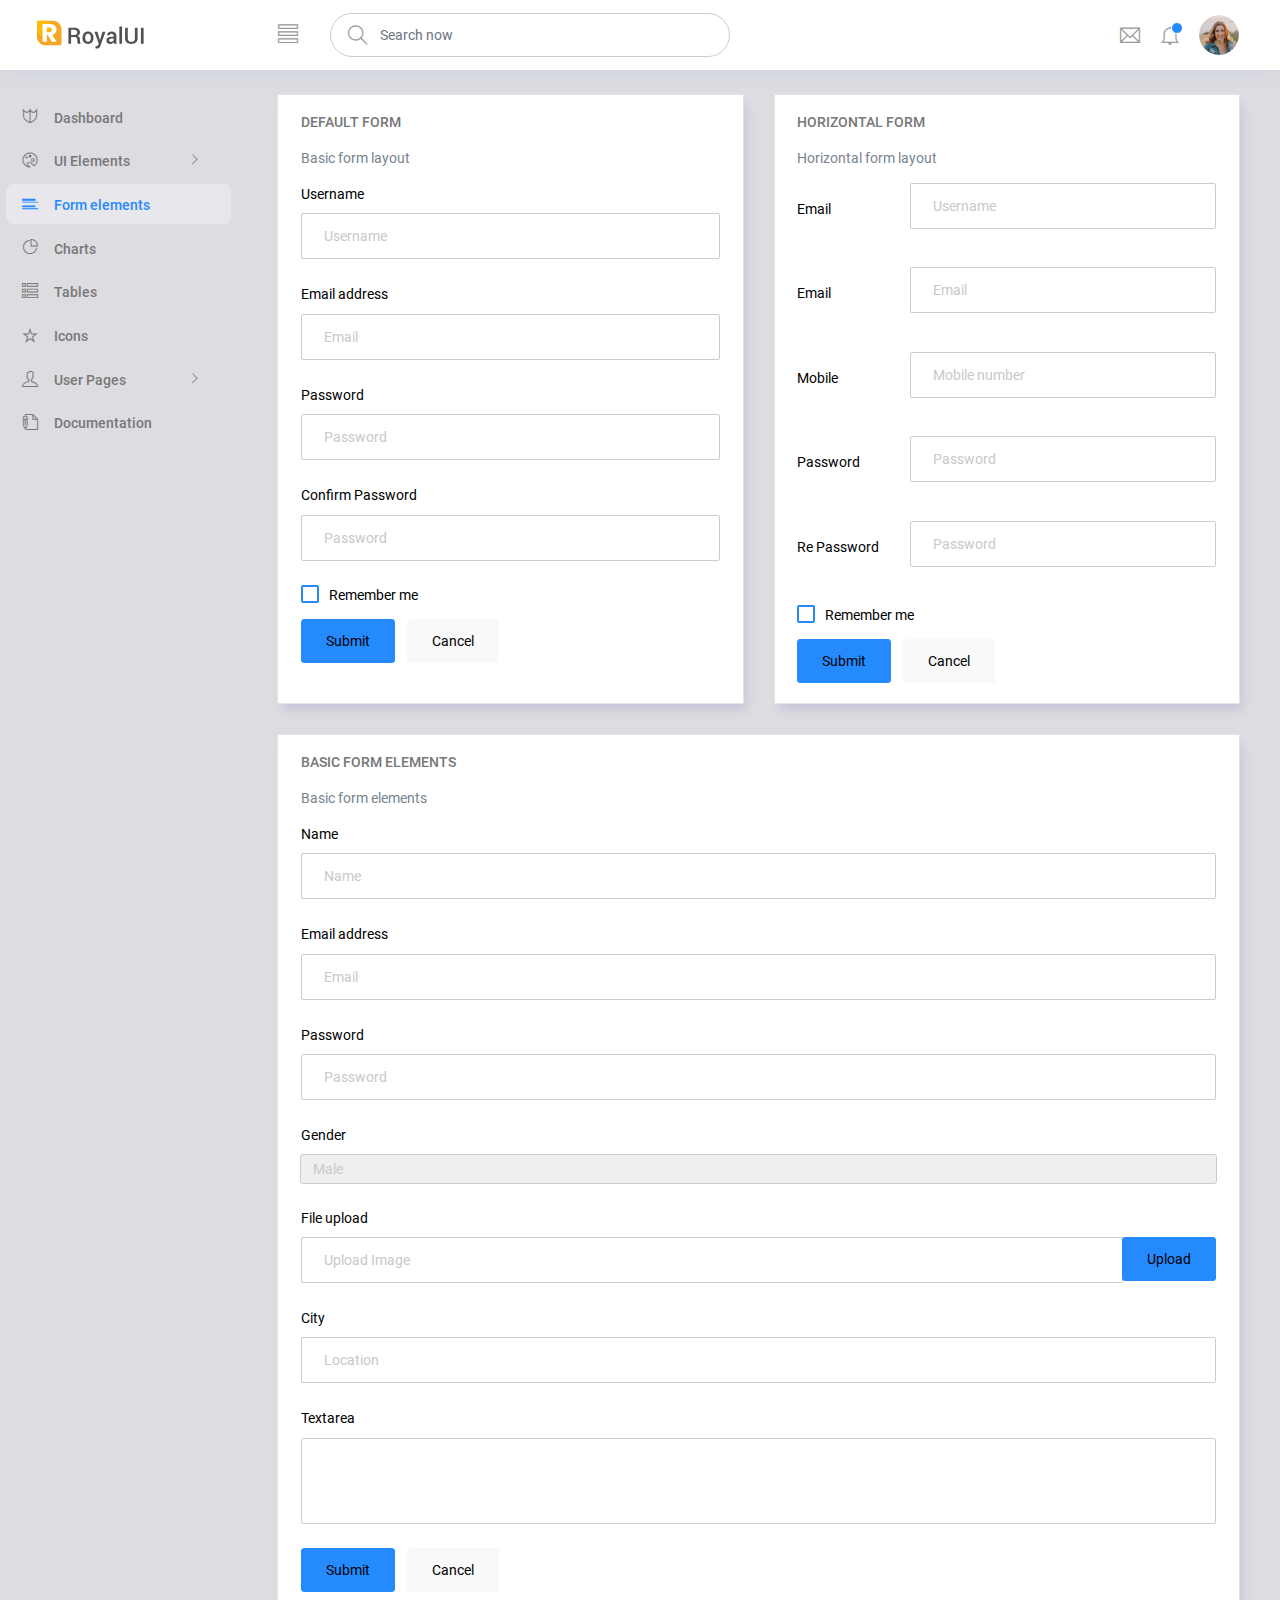
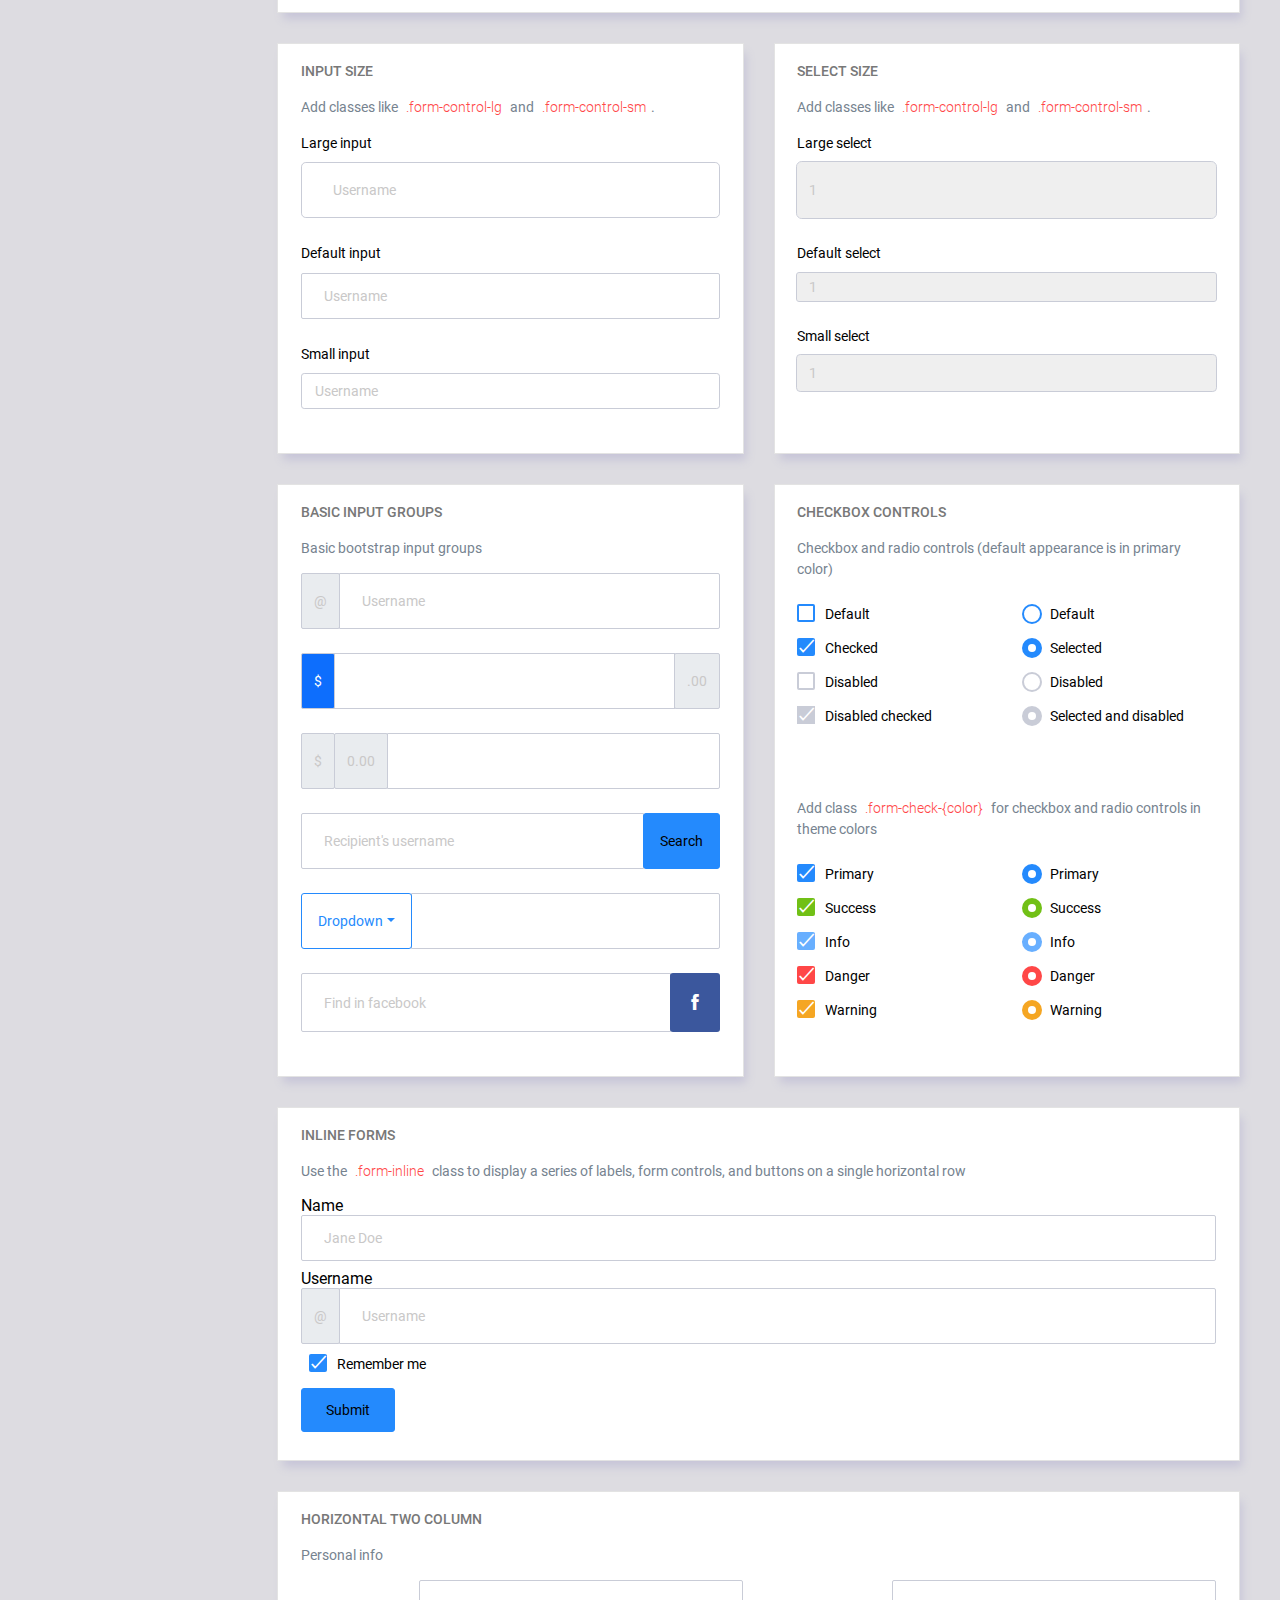
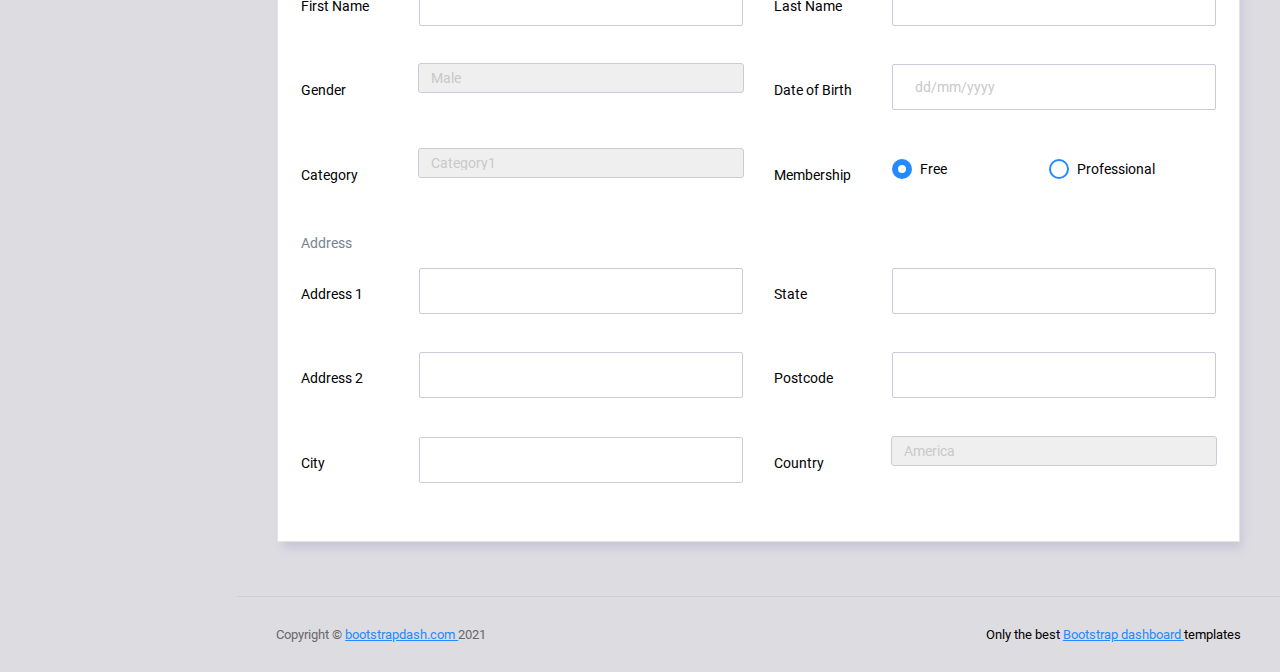
<file: static/admin/pages/forms/basic_elements.html>
<!DOCTYPE html>
<html lang="en">

<head>
  <!-- Required meta tags -->
  <meta charset="utf-8">
  <meta name="viewport" content="width=device-width, initial-scale=1, shrink-to-fit=no">
  <title>RoyalUI Admin</title>
  <!-- plugins:css -->
  <link rel="stylesheet" href="../../vendors/ti-icons/css/themify-icons.css">
  <link rel="stylesheet" href="../../vendors/base/vendor.bundle.base.css">
  <!-- endinject -->
  <!-- plugin css for this page -->
  <!-- End plugin css for this page -->
  <!-- inject:css -->
  <link rel="stylesheet" href="../../css/style.css">
  <!-- endinject -->
  <link rel="shortcut icon" href="../../images/favicon.png" />
</head>

<body>
  <div class="container-scroller">
    <!-- partial:../../partials/_navbar.html -->
    <nav class="navbar col-lg-12 col-12 p-0 fixed-top d-flex flex-row">
      <div class="text-center navbar-brand-wrapper d-flex align-items-center justify-content-center">
        <a class="navbar-brand brand-logo me-5" href="../../index.html"><img src="../../images/logo.svg" class="me-2" alt="logo"/></a>
        <a class="navbar-brand brand-logo-mini" href="../../index.html"><img src="../../images/logo-mini.svg" alt="logo"/></a>
      </div>
      <div class="navbar-menu-wrapper d-flex align-items-center justify-content-end">
        <button class="navbar-toggler navbar-toggler align-self-center" type="button" data-toggle="minimize">
          <span class="ti-view-list"></span>
        </button>
        <ul class="navbar-nav mr-lg-2">
          <li class="nav-item nav-search d-none d-lg-block">
            <div class="input-group">
              <div class="input-group-prepend hover-cursor" id="navbar-search-icon">
                <span class="input-group-text" id="search">
                  <i class="ti-search"></i>
                </span>
              </div>
              <input type="text" class="form-control" id="navbar-search-input" placeholder="Search now" aria-label="search" aria-describedby="search">
            </div>
          </li>
        </ul>
        <ul class="navbar-nav navbar-nav-right">
          <li class="nav-item dropdown me-1">
            <a class="nav-link count-indicator dropdown-toggle d-flex justify-content-center align-items-center" id="messageDropdown" href="#" data-bs-toggle="dropdown">
              <i class="ti-email mx-0"></i>
            </a>
            <div class="dropdown-menu dropdown-menu-right navbar-dropdown" aria-labelledby="messageDropdown">
              <p class="mb-0 font-weight-normal float-left dropdown-header">Messages</p>
              <a class="dropdown-item">
                <div class="item-thumbnail">
                    <img src="../../images/faces/face4.jpg" alt="image" class="profile-pic">
                </div>
                <div class="item-content flex-grow">
                  <h6 class="ellipsis font-weight-normal">David Grey
                  </h6>
                  <p class="font-weight-light small-text text-muted mb-0">
                    The meeting is cancelled
                  </p>
                </div>
              </a>
              <a class="dropdown-item">
                <div class="item-thumbnail">
                    <img src="../../images/faces/face2.jpg" alt="image" class="profile-pic">
                </div>
                <div class="item-content flex-grow">
                  <h6 class="ellipsis font-weight-normal">Tim Cook
                  </h6>
                  <p class="font-weight-light small-text text-muted mb-0">
                    New product launch
                  </p>
                </div>
              </a>
              <a class="dropdown-item">
                <div class="item-thumbnail">
                    <img src="../../images/faces/face3.jpg" alt="image" class="profile-pic">
                </div>
                <div class="item-content flex-grow">
                  <h6 class="ellipsis font-weight-normal"> Johnson
                  </h6>
                  <p class="font-weight-light small-text text-muted mb-0">
                    Upcoming board meeting
                  </p>
                </div>
              </a>
            </div>
          </li>
          <li class="nav-item dropdown">
            <a class="nav-link count-indicator dropdown-toggle" id="notificationDropdown" href="#" data-bs-toggle="dropdown">
              <i class="ti-bell mx-0"></i>
              <span class="count"></span>
            </a>
            <div class="dropdown-menu dropdown-menu-right navbar-dropdown" aria-labelledby="notificationDropdown">
              <p class="mb-0 font-weight-normal float-left dropdown-header">Notifications</p>
              <a class="dropdown-item">
                <div class="item-thumbnail">
                  <div class="item-icon bg-success">
                    <i class="ti-info-alt mx-0"></i>
                  </div>
                </div>
                <div class="item-content">
                  <h6 class="font-weight-normal">Application Error</h6>
                  <p class="font-weight-light small-text mb-0 text-muted">
                    Just now
                  </p>
                </div>
              </a>
              <a class="dropdown-item">
                <div class="item-thumbnail">
                  <div class="item-icon bg-warning">
                    <i class="ti-settings mx-0"></i>
                  </div>
                </div>
                <div class="item-content">
                  <h6 class="font-weight-normal">Settings</h6>
                  <p class="font-weight-light small-text mb-0 text-muted">
                    Private message
                  </p>
                </div>
              </a>
              <a class="dropdown-item">
                <div class="item-thumbnail">
                  <div class="item-icon bg-info">
                    <i class="ti-user mx-0"></i>
                  </div>
                </div>
                <div class="item-content">
                  <h6 class="font-weight-normal">New user registration</h6>
                  <p class="font-weight-light small-text mb-0 text-muted">
                    2 days ago
                  </p>
                </div>
              </a>
            </div>
          </li>
          <li class="nav-item nav-profile dropdown">
            <a class="nav-link dropdown-toggle" href="#" data-bs-toggle="dropdown" id="profileDropdown">
              <img src="../../images/faces/face28.jpg" alt="profile"/>
            </a>
            <div class="dropdown-menu dropdown-menu-right navbar-dropdown" aria-labelledby="profileDropdown">
              <a class="dropdown-item">
                <i class="ti-settings text-primary"></i>
                Settings
              </a>
              <a class="dropdown-item">
                <i class="ti-power-off text-primary"></i>
                Logout
              </a>
            </div>
          </li>
        </ul>
        <button class="navbar-toggler navbar-toggler-right d-lg-none align-self-center" type="button" data-toggle="offcanvas">
          <span class="ti-view-list"></span>
        </button>
      </div>
    </nav>
    <!-- partial -->
    <div class="container-fluid page-body-wrapper">
      <!-- partial:../../partials/_sidebar.html -->
      <nav class="sidebar sidebar-offcanvas" id="sidebar">
        <ul class="nav">
          <li class="nav-item">
            <a class="nav-link" href="../../index.html">
              <i class="ti-shield menu-icon"></i>
              <span class="menu-title">Dashboard</span>
            </a>
          </li>
          <li class="nav-item">
            <a class="nav-link" data-bs-toggle="collapse" href="#ui-basic" aria-expanded="false" aria-controls="ui-basic">
              <i class="ti-palette menu-icon"></i>
              <span class="menu-title">UI Elements</span>
              <i class="menu-arrow"></i>
            </a>
            <div class="collapse" id="ui-basic">
              <ul class="nav flex-column sub-menu">
                <li class="nav-item"> <a class="nav-link" href="../../pages/ui-features/buttons.html">Buttons</a></li>
                <li class="nav-item"> <a class="nav-link" href="../../pages/ui-features/typography.html">Typography</a></li>
              </ul>
            </div>
          </li>
          <li class="nav-item">
            <a class="nav-link" href="../../pages/forms/basic_elements.html">
              <i class="ti-layout-list-post menu-icon"></i>
              <span class="menu-title">Form elements</span>
            </a>
          </li>
          <li class="nav-item">
            <a class="nav-link" href="../../pages/charts/chartjs.html">
              <i class="ti-pie-chart menu-icon"></i>
              <span class="menu-title">Charts</span>
            </a>
          </li>
          <li class="nav-item">
            <a class="nav-link" href="../../pages/tables/basic-table.html">
              <i class="ti-view-list-alt menu-icon"></i>
              <span class="menu-title">Tables</span>
            </a>
          </li>
          <li class="nav-item">
            <a class="nav-link" href="../../pages/icons/themify.html">
              <i class="ti-star menu-icon"></i>
              <span class="menu-title">Icons</span>
            </a>
          </li>
          <li class="nav-item">
            <a class="nav-link" data-bs-toggle="collapse" href="#auth" aria-expanded="false" aria-controls="auth">
              <i class="ti-user menu-icon"></i>
              <span class="menu-title">User Pages</span>
              <i class="menu-arrow"></i>
            </a>
            <div class="collapse" id="auth">
              <ul class="nav flex-column sub-menu">
                <li class="nav-item"> <a class="nav-link" href="../../pages/samples/login.html"> Login </a></li>
                <li class="nav-item"> <a class="nav-link" href="../../pages/samples/login-2.html"> Login 2 </a></li>
                <li class="nav-item"> <a class="nav-link" href="../../pages/samples/register.html"> Register </a></li>
                <li class="nav-item"> <a class="nav-link" href="../../pages/samples/register-2.html"> Register 2 </a></li>
                <li class="nav-item"> <a class="nav-link" href="../../pages/samples/lock-screen.html"> Lockscreen </a></li>
              </ul>
            </div>
          </li>
          <li class="nav-item">
            <a class="nav-link" href="../../documentation/documentation.html">
              <i class="ti-write menu-icon"></i>
              <span class="menu-title">Documentation</span>
            </a>
          </li>
        </ul>
      </nav>
      <!-- partial -->
      <div class="main-panel">        
        <div class="content-wrapper">
          <div class="row">
            <div class="col-md-6 grid-margin stretch-card">
              <div class="card">
                <div class="card-body">
                  <h4 class="card-title">Default form</h4>
                  <p class="card-description">
                    Basic form layout
                  </p>
                  <form class="forms-sample">
                    <div class="form-group">
                      <label for="exampleInputUsername1">Username</label>
                      <input type="text" class="form-control" id="exampleInputUsername1" placeholder="Username">
                    </div>
                    <div class="form-group">
                      <label for="exampleInputEmail1">Email address</label>
                      <input type="email" class="form-control" id="exampleInputEmail1" placeholder="Email">
                    </div>
                    <div class="form-group">
                      <label for="exampleInputPassword1">Password</label>
                      <input type="password" class="form-control" id="exampleInputPassword1" placeholder="Password">
                    </div>
                    <div class="form-group">
                      <label for="exampleInputConfirmPassword1">Confirm Password</label>
                      <input type="password" class="form-control" id="exampleInputConfirmPassword1" placeholder="Password">
                    </div>
                    <div class="form-check form-check-flat form-check-primary">
                      <label class="form-check-label">
                        <input type="checkbox" class="form-check-input">
                        Remember me
                      </label>
                    </div>
                    <button type="submit" class="btn btn-primary me-2">Submit</button>
                    <button class="btn btn-light">Cancel</button>
                  </form>
                </div>
              </div>
            </div>
            <div class="col-md-6 grid-margin stretch-card">
              <div class="card">
                <div class="card-body">
                  <h4 class="card-title">Horizontal Form</h4>
                  <p class="card-description">
                    Horizontal form layout
                  </p>
                  <form class="forms-sample">
                    <div class="form-group row">
                      <label for="exampleInputUsername2" class="col-sm-3 col-form-label">Email</label>
                      <div class="col-sm-9">
                        <input type="text" class="form-control" id="exampleInputUsername2" placeholder="Username">
                      </div>
                    </div>
                    <div class="form-group row">
                      <label for="exampleInputEmail2" class="col-sm-3 col-form-label">Email</label>
                      <div class="col-sm-9">
                        <input type="email" class="form-control" id="exampleInputEmail2" placeholder="Email">
                      </div>
                    </div>
                    <div class="form-group row">
                      <label for="exampleInputMobile" class="col-sm-3 col-form-label">Mobile</label>
                      <div class="col-sm-9">
                        <input type="text" class="form-control" id="exampleInputMobile" placeholder="Mobile number">
                      </div>
                    </div>
                    <div class="form-group row">
                      <label for="exampleInputPassword2" class="col-sm-3 col-form-label">Password</label>
                      <div class="col-sm-9">
                        <input type="password" class="form-control" id="exampleInputPassword2" placeholder="Password">
                      </div>
                    </div>
                    <div class="form-group row">
                      <label for="exampleInputConfirmPassword2" class="col-sm-3 col-form-label">Re Password</label>
                      <div class="col-sm-9">
                        <input type="password" class="form-control" id="exampleInputConfirmPassword2" placeholder="Password">
                      </div>
                    </div>
                    <div class="form-check form-check-flat form-check-primary">
                      <label class="form-check-label">
                        <input type="checkbox" class="form-check-input">
                        Remember me
                      </label>
                    </div>
                    <button type="submit" class="btn btn-primary me-2">Submit</button>
                    <button class="btn btn-light">Cancel</button>
                  </form>
                </div>
              </div>
            </div>
            <div class="col-12 grid-margin stretch-card">
              <div class="card">
                <div class="card-body">
                  <h4 class="card-title">Basic form elements</h4>
                  <p class="card-description">
                    Basic form elements
                  </p>
                  <form class="forms-sample">
                    <div class="form-group">
                      <label for="exampleInputName1">Name</label>
                      <input type="text" class="form-control" id="exampleInputName1" placeholder="Name">
                    </div>
                    <div class="form-group">
                      <label for="exampleInputEmail3">Email address</label>
                      <input type="email" class="form-control" id="exampleInputEmail3" placeholder="Email">
                    </div>
                    <div class="form-group">
                      <label for="exampleInputPassword4">Password</label>
                      <input type="password" class="form-control" id="exampleInputPassword4" placeholder="Password">
                    </div>
                    <div class="form-group">
                      <label for="exampleSelectGender">Gender</label>
                        <select class="form-control" id="exampleSelectGender">
                          <option>Male</option>
                          <option>Female</option>
                        </select>
                      </div>
                    <div class="form-group">
                      <label>File upload</label>
                      <input type="file" name="img[]" class="file-upload-default">
                      <div class="input-group col-xs-12">
                        <input type="text" class="form-control file-upload-info" disabled placeholder="Upload Image">
                        <span class="input-group-append">
                          <button class="file-upload-browse btn btn-primary" type="button">Upload</button>
                        </span>
                      </div>
                    </div>
                    <div class="form-group">
                      <label for="exampleInputCity1">City</label>
                      <input type="text" class="form-control" id="exampleInputCity1" placeholder="Location">
                    </div>
                    <div class="form-group">
                      <label for="exampleTextarea1">Textarea</label>
                      <textarea class="form-control" id="exampleTextarea1" rows="4"></textarea>
                    </div>
                    <button type="submit" class="btn btn-primary me-2">Submit</button>
                    <button class="btn btn-light">Cancel</button>
                  </form>
                </div>
              </div>
            </div>
            <div class="col-md-6 grid-margin stretch-card">
              <div class="card">
                <div class="card-body">
                  <h4 class="card-title">Input size</h4>
                  <p class="card-description">
                    Add classes like <code>.form-control-lg</code> and <code>.form-control-sm</code>.
                  </p>
                  <div class="form-group">
                    <label>Large input</label>
                    <input type="text" class="form-control form-control-lg" placeholder="Username" aria-label="Username">
                  </div>
                  <div class="form-group">
                    <label>Default input</label>
                    <input type="text" class="form-control" placeholder="Username" aria-label="Username">
                  </div>
                  <div class="form-group">
                    <label>Small input</label>
                    <input type="text" class="form-control form-control-sm" placeholder="Username" aria-label="Username">
                  </div>
                </div>
              </div>
            </div>
            <div class="col-md-6 grid-margin stretch-card">
              <div class="card">
                <div class="card-body">
                  <h4 class="card-title">Select size</h4>
                  <p class="card-description">
                    Add classes like <code>.form-control-lg</code> and <code>.form-control-sm</code>.                    
                  </p>
                  <div class="form-group">
                    <label for="exampleFormControlSelect1">Large select</label>
                    <select class="form-control form-control-lg" id="exampleFormControlSelect1">
                      <option>1</option>
                      <option>2</option>
                      <option>3</option>
                      <option>4</option>
                      <option>5</option>
                    </select>
                  </div>
                  <div class="form-group">
                    <label for="exampleFormControlSelect2">Default select</label>
                    <select class="form-control" id="exampleFormControlSelect2">
                      <option>1</option>
                      <option>2</option>
                      <option>3</option>
                      <option>4</option>
                      <option>5</option>
                    </select>
                  </div>
                  <div class="form-group">
                    <label for="exampleFormControlSelect3">Small select</label>
                    <select class="form-control form-control-sm" id="exampleFormControlSelect3">
                      <option>1</option>
                      <option>2</option>
                      <option>3</option>
                      <option>4</option>
                      <option>5</option>
                    </select>
                  </div>
                </div>
              </div>
            </div>
            <div class="col-md-6 grid-margin stretch-card">
              <div class="card">
                <div class="card-body">
                  <h4 class="card-title">Basic input groups</h4>
                  <p class="card-description">
                    Basic bootstrap input groups
                  </p>
                  <div class="form-group">
                    <div class="input-group">
                      <div class="input-group-prepend">
                        <span class="input-group-text">@</span>
                      </div>
                      <input type="text" class="form-control" placeholder="Username" aria-label="Username">
                    </div>
                  </div>
                  <div class="form-group">
                    <div class="input-group">
                      <div class="input-group-prepend">
                        <span class="input-group-text bg-primary text-white">$</span>
                      </div>
                      <input type="text" class="form-control" aria-label="Amount (to the nearest dollar)">
                      <div class="input-group-append">
                        <span class="input-group-text">.00</span>
                      </div>
                    </div>
                  </div>
                  <div class="form-group">
                    <div class="input-group">
                      <div class="input-group-prepend">
                        <span class="input-group-text">$</span>
                      </div>
                      <div class="input-group-prepend">
                        <span class="input-group-text">0.00</span>
                      </div>
                      <input type="text" class="form-control" aria-label="Amount (to the nearest dollar)">
                    </div>
                  </div>
                  <div class="form-group">
                    <div class="input-group">
                      <input type="text" class="form-control" placeholder="Recipient's username" aria-label="Recipient's username">
                      <div class="input-group-append">
                        <button class="btn btn-sm btn-primary" type="button">Search</button>
                      </div>
                    </div>
                  </div>
                  <div class="form-group">
                    <div class="input-group">
                      <div class="input-group-prepend">
                        <button class="btn btn-sm btn-outline-primary dropdown-toggle" type="button" data-bs-toggle="dropdown" aria-haspopup="true" aria-expanded="false">Dropdown</button>
                        <div class="dropdown-menu">
                          <a class="dropdown-item" href="#">Action</a>
                          <a class="dropdown-item" href="#">Another action</a>
                          <a class="dropdown-item" href="#">Something else here</a>
                          <div role="separator" class="dropdown-divider"></div>
                          <a class="dropdown-item" href="#">Separated link</a>
                        </div>
                      </div>
                      <input type="text" class="form-control" aria-label="Text input with dropdown button">
                    </div>
                  </div>
                  <div class="form-group">
                    <div class="input-group">
                      <input type="text" class="form-control" placeholder="Find in facebook" aria-label="Recipient's username">
                      <div class="input-group-append">
                        <button class="btn btn-sm btn-facebook" type="button">
                          <i class="ti-facebook"></i>
                        </button>
                      </div>
                    </div>
                  </div>
                </div>
              </div>
            </div>
            <div class="col-md-6 grid-margin stretch-card">
              <div class="card">
                <div class="card-body">
                  <h4 class="card-title">Checkbox Controls</h4>
                  <p class="card-description">Checkbox and radio controls (default appearance is in primary color)</p>
                  <form>
                    <div class="row">
                      <div class="col-md-6">
                        <div class="form-group">
                          <div class="form-check">
                            <label class="form-check-label">
                              <input type="checkbox" class="form-check-input">
                              Default
                            </label>
                          </div>
                          <div class="form-check">
                            <label class="form-check-label">
                              <input type="checkbox" class="form-check-input" checked>
                              Checked
                            </label>
                          </div>
                          <div class="form-check">
                            <label class="form-check-label">
                              <input type="checkbox" class="form-check-input" disabled>
                              Disabled
                            </label>
                          </div>
                          <div class="form-check">
                            <label class="form-check-label">
                              <input type="checkbox" class="form-check-input" disabled checked>
                              Disabled checked
                            </label>
                          </div>
                        </div>
                      </div>
                      <div class="col-md-6">
                        <div class="form-group">
                          <div class="form-check">
                            <label class="form-check-label">
                              <input type="radio" class="form-check-input" name="optionsRadios" id="optionsRadios1" value="">
                              Default
                            </label>
                          </div>
                          <div class="form-check">
                            <label class="form-check-label">
                              <input type="radio" class="form-check-input" name="optionsRadios" id="optionsRadios2" value="option2" checked>
                              Selected
                            </label>
                          </div>
                          <div class="form-check">
                            <label class="form-check-label">
                              <input type="radio" class="form-check-input" name="optionsRadios2" id="optionsRadios3" value="option3" disabled>
                              Disabled
                            </label>
                          </div>
                          <div class="form-check">
                            <label class="form-check-label">
                              <input type="radio" class="form-check-input" name="optionsRadio2" id="optionsRadios4" value="option4" disabled checked>
                              Selected and disabled
                            </label>
                          </div>
                        </div>
                      </div>
                    </div>
                  </form>
                </div>
                <div class="card-body">
                  <p class="card-description">Add class <code>.form-check-{color}</code> for checkbox and radio controls in theme colors</p>
                  <form>
                    <div class="row">
                      <div class="col-md-6">
                        <div class="form-group">
                          <div class="form-check form-check-primary">
                            <label class="form-check-label">
                              <input type="checkbox" class="form-check-input" checked>
                              Primary
                            </label>
                          </div>
                          <div class="form-check form-check-success">
                            <label class="form-check-label">
                              <input type="checkbox" class="form-check-input" checked>
                              Success
                            </label>
                          </div>
                          <div class="form-check form-check-info">
                            <label class="form-check-label">
                              <input type="checkbox" class="form-check-input" checked>
                              Info
                            </label>
                          </div>
                          <div class="form-check form-check-danger">
                            <label class="form-check-label">
                              <input type="checkbox" class="form-check-input" checked>
                              Danger
                            </label>
                          </div>
                          <div class="form-check form-check-warning">
                            <label class="form-check-label">
                              <input type="checkbox" class="form-check-input" checked>
                              Warning
                            </label>
                          </div>
                        </div>
                      </div>
                      <div class="col-md-6">
                        <div class="form-group">
                          <div class="form-check form-check-primary">
                            <label class="form-check-label">
                              <input type="radio" class="form-check-input" name="ExampleRadio1" id="ExampleRadio1" checked>
                              Primary
                            </label>
                          </div>
                          <div class="form-check form-check-success">
                            <label class="form-check-label">
                              <input type="radio" class="form-check-input" name="ExampleRadio2" id="ExampleRadio2" checked>
                              Success
                            </label>
                          </div>
                          <div class="form-check form-check-info">
                            <label class="form-check-label">
                              <input type="radio" class="form-check-input" name="ExampleRadio3" id="ExampleRadio3" checked>
                              Info
                            </label>
                          </div>
                          <div class="form-check form-check-danger">
                            <label class="form-check-label">
                              <input type="radio" class="form-check-input" name="ExampleRadio4" id="ExampleRadio4" checked>
                              Danger
                            </label>
                          </div>
                          <div class="form-check form-check-warning">
                            <label class="form-check-label">
                              <input type="radio" class="form-check-input" name="ExampleRadio5" id="ExampleRadio5" checked>
                              Warning
                            </label>
                          </div>
                        </div>
                      </div>
                    </div>
                  </form>
                </div>
              </div>
            </div>
            <div class="col-12 grid-margin stretch-card">
              <div class="card">
                <div class="card-body">
                  <h4 class="card-title">Inline forms</h4>
                  <p class="card-description">
                    Use the <code>.form-inline</code> class to display a series of labels, form controls, and buttons on a single horizontal row
                  </p>
                  <form class="form-inline">
                    <label class="sr-only" for="inlineFormInputName2">Name</label>
                    <input type="text" class="form-control mb-2 mr-sm-2" id="inlineFormInputName2" placeholder="Jane Doe">
                  
                    <label class="sr-only" for="inlineFormInputGroupUsername2">Username</label>
                    <div class="input-group mb-2 mr-sm-2">
                      <div class="input-group-prepend">
                        <div class="input-group-text">@</div>
                      </div>
                      <input type="text" class="form-control" id="inlineFormInputGroupUsername2" placeholder="Username">
                    </div>
                    <div class="form-check mx-sm-2">
                      <label class="form-check-label">
                        <input type="checkbox" class="form-check-input" checked>
                        Remember me
                      </label>
                    </div>
                    <button type="submit" class="btn btn-primary mb-2">Submit</button>
                  </form>
                </div>
              </div>
            </div>
            <div class="col-12 grid-margin">
              <div class="card">
                <div class="card-body">
                  <h4 class="card-title">Horizontal Two column</h4>
                  <form class="form-sample">
                    <p class="card-description">
                      Personal info
                    </p>
                    <div class="row">
                      <div class="col-md-6">
                        <div class="form-group row">
                          <label class="col-sm-3 col-form-label">First Name</label>
                          <div class="col-sm-9">
                            <input type="text" class="form-control" />
                          </div>
                        </div>
                      </div>
                      <div class="col-md-6">
                        <div class="form-group row">
                          <label class="col-sm-3 col-form-label">Last Name</label>
                          <div class="col-sm-9">
                            <input type="text" class="form-control" />
                          </div>
                        </div>
                      </div>
                    </div>
                    <div class="row">
                      <div class="col-md-6">
                        <div class="form-group row">
                          <label class="col-sm-3 col-form-label">Gender</label>
                          <div class="col-sm-9">
                            <select class="form-control">
                              <option>Male</option>
                              <option>Female</option>
                            </select>
                          </div>
                        </div>
                      </div>
                      <div class="col-md-6">
                        <div class="form-group row">
                          <label class="col-sm-3 col-form-label">Date of Birth</label>
                          <div class="col-sm-9">
                            <input class="form-control" placeholder="dd/mm/yyyy"/>
                          </div>
                        </div>
                      </div>
                    </div>
                    <div class="row">
                      <div class="col-md-6">
                        <div class="form-group row">
                          <label class="col-sm-3 col-form-label">Category</label>
                          <div class="col-sm-9">
                            <select class="form-control">
                              <option>Category1</option>
                              <option>Category2</option>
                              <option>Category3</option>
                              <option>Category4</option>
                            </select>
                          </div>
                        </div>
                      </div>
                      <div class="col-md-6">
                        <div class="form-group row">
                          <label class="col-sm-3 col-form-label">Membership</label>
                          <div class="col-sm-4">
                            <div class="form-check">
                              <label class="form-check-label">
                                <input type="radio" class="form-check-input" name="membershipRadios" id="membershipRadios1" value="" checked>
                                Free
                              </label>
                            </div>
                          </div>
                          <div class="col-sm-5">
                            <div class="form-check">
                              <label class="form-check-label">
                                <input type="radio" class="form-check-input" name="membershipRadios" id="membershipRadios2" value="option2">
                                Professional
                              </label>
                            </div>
                          </div>
                        </div>
                      </div>
                    </div>
                    <p class="card-description">
                      Address
                    </p>
                    <div class="row">
                      <div class="col-md-6">
                        <div class="form-group row">
                          <label class="col-sm-3 col-form-label">Address 1</label>
                          <div class="col-sm-9">
                            <input type="text" class="form-control" />
                          </div>
                        </div>
                      </div>
                      <div class="col-md-6">
                        <div class="form-group row">
                          <label class="col-sm-3 col-form-label">State</label>
                          <div class="col-sm-9">
                            <input type="text" class="form-control" />
                          </div>
                        </div>
                      </div>
                    </div>
                    <div class="row">
                      <div class="col-md-6">
                        <div class="form-group row">
                          <label class="col-sm-3 col-form-label">Address 2</label>
                          <div class="col-sm-9">
                            <input type="text" class="form-control" />
                          </div>
                        </div>
                      </div>
                      <div class="col-md-6">
                        <div class="form-group row">
                          <label class="col-sm-3 col-form-label">Postcode</label>
                          <div class="col-sm-9">
                            <input type="text" class="form-control" />
                          </div>
                        </div>
                      </div>
                    </div>
                    <div class="row">
                      <div class="col-md-6">
                        <div class="form-group row">
                          <label class="col-sm-3 col-form-label">City</label>
                          <div class="col-sm-9">
                            <input type="text" class="form-control" />
                          </div>
                        </div>
                      </div>
                      <div class="col-md-6">
                        <div class="form-group row">
                          <label class="col-sm-3 col-form-label">Country</label>
                          <div class="col-sm-9">
                            <select class="form-control">
                              <option>America</option>
                              <option>Italy</option>
                              <option>Russia</option>
                              <option>Britain</option>
                            </select>
                          </div>
                        </div>
                      </div>
                    </div>
                  </form>
                </div>
              </div>
            </div>
          </div>
        </div>
        <!-- content-wrapper ends -->
        <!-- partial:../../partials/_footer.html -->
        <footer class="footer">
          <div class="d-sm-flex justify-content-center justify-content-sm-between">
            <span class="text-muted text-center text-sm-left d-block d-sm-inline-block">Copyright © <a href="https://www.bootstrapdash.com/" target="_blank">bootstrapdash.com </a>2021</span>
            <span class="float-none float-sm-right d-block mt-1 mt-sm-0 text-center">Only the best <a href="https://www.bootstrapdash.com/" target="_blank"> Bootstrap dashboard </a> templates</span>
          </div>
        </footer>
        <!-- partial -->
      </div>
      <!-- main-panel ends -->
    </div>
    <!-- page-body-wrapper ends -->
  </div>
  <!-- container-scroller -->
  <!-- plugins:js -->
  <script src="../../vendors/base/vendor.bundle.base.js"></script>
  <!-- endinject -->
  <!-- inject:js -->
  <script src="../../js/off-canvas.js"></script>
  <script src="../../js/hoverable-collapse.js"></script>
  <script src="../../js/template.js"></script>
  <script src="../../js/todolist.js"></script>
  <!-- endinject -->
  <!-- Custom js for this page-->
  <script src="../../js/file-upload.js"></script>
  <!-- End custom js for this page-->
</body>

</html>
</file>
<file: html-source/static/css/style.css>
.my-footer {
    background-color: #163b65;
    color: white;
    padding: 1em 0;
    text-align: center;
    margin-top: 2em;
}
.navbar-brand, .nav-link {
    color: white !important;
}
.notie-container {
    box-shadow: none;
}
.datepicker {
    z-index: 10000;
}
</file>
<file: static/admin/vendors/ti-icons/css/themify-icons.css>
@font-face {
	font-family: 'themify';
	src:url('../fonts/themify.eot');
	src:url('../fonts/themify.eot?#iefix') format('embedded-opentype'),
		url('../fonts/themify.woff') format('woff'),
		url('../fonts/themify.ttf') format('truetype'),
		url('../fonts/themify.svg') format('svg');
	font-weight: normal;
	font-style: normal;
}

[class^="ti-"], [class*=" ti-"] {
	font-family: 'themify';
	speak: none;
	font-style: normal;
	font-weight: normal;
	font-variant: normal;
	text-transform: none;
	line-height: 1;

	/* Better Font Rendering =========== */
	-webkit-font-smoothing: antialiased;
	-moz-osx-font-smoothing: grayscale;
}

.ti-wand:before {
	content: "\e600";
}
.ti-volume:before {
	content: "\e601";
}
.ti-user:before {
	content: "\e602";
}
.ti-unlock:before {
	content: "\e603";
}
.ti-unlink:before {
	content: "\e604";
}
.ti-trash:before {
	content: "\e605";
}
.ti-thought:before {
	content: "\e606";
}
.ti-target:before {
	content: "\e607";
}
.ti-tag:before {
	content: "\e608";
}
.ti-tablet:before {
	content: "\e609";
}
.ti-star:before {
	content: "\e60a";
}
.ti-spray:before {
	content: "\e60b";
}
.ti-signal:before {
	content: "\e60c";
}
.ti-shopping-cart:before {
	content: "\e60d";
}
.ti-shopping-cart-full:before {
	content: "\e60e";
}
.ti-settings:before {
	content: "\e60f";
}
.ti-search:before {
	content: "\e610";
}
.ti-zoom-in:before {
	content: "\e611";
}
.ti-zoom-out:before {
	content: "\e612";
}
.ti-cut:before {
	content: "\e613";
}
.ti-ruler:before {
	content: "\e614";
}
.ti-ruler-pencil:before {
	content: "\e615";
}
.ti-ruler-alt:before {
	content: "\e616";
}
.ti-bookmark:before {
	content: "\e617";
}
.ti-bookmark-alt:before {
	content: "\e618";
}
.ti-reload:before {
	content: "\e619";
}
.ti-plus:before {
	content: "\e61a";
}
.ti-pin:before {
	content: "\e61b";
}
.ti-pencil:before {
	content: "\e61c";
}
.ti-pencil-alt:before {
	content: "\e61d";
}
.ti-paint-roller:before {
	content: "\e61e";
}
.ti-paint-bucket:before {
	content: "\e61f";
}
.ti-na:before {
	content: "\e620";
}
.ti-mobile:before {
	content: "\e621";
}
.ti-minus:before {
	content: "\e622";
}
.ti-medall:before {
	content: "\e623";
}
.ti-medall-alt:before {
	content: "\e624";
}
.ti-marker:before {
	content: "\e625";
}
.ti-marker-alt:before {
	content: "\e626";
}
.ti-arrow-up:before {
	content: "\e627";
}
.ti-arrow-right:before {
	content: "\e628";
}
.ti-arrow-left:before {
	content: "\e629";
}
.ti-arrow-down:before {
	content: "\e62a";
}
.ti-lock:before {
	content: "\e62b";
}
.ti-location-arrow:before {
	content: "\e62c";
}
.ti-link:before {
	content: "\e62d";
}
.ti-layout:before {
	content: "\e62e";
}
.ti-layers:before {
	content: "\e62f";
}
.ti-layers-alt:before {
	content: "\e630";
}
.ti-key:before {
	content: "\e631";
}
.ti-import:before {
	content: "\e632";
}
.ti-image:before {
	content: "\e633";
}
.ti-heart:before {
	content: "\e634";
}
.ti-heart-broken:before {
	content: "\e635";
}
.ti-hand-stop:before {
	content: "\e636";
}
.ti-hand-open:before {
	content: "\e637";
}
.ti-hand-drag:before {
	content: "\e638";
}
.ti-folder:before {
	content: "\e639";
}
.ti-flag:before {
	content: "\e63a";
}
.ti-flag-alt:before {
	content: "\e63b";
}
.ti-flag-alt-2:before {
	content: "\e63c";
}
.ti-eye:before {
	content: "\e63d";
}
.ti-export:before {
	content: "\e63e";
}
.ti-exchange-vertical:before {
	content: "\e63f";
}
.ti-desktop:before {
	content: "\e640";
}
.ti-cup:before {
	content: "\e641";
}
.ti-crown:before {
	content: "\e642";
}
.ti-comments:before {
	content: "\e643";
}
.ti-comment:before {
	content: "\e644";
}
.ti-comment-alt:before {
	content: "\e645";
}
.ti-close:before {
	content: "\e646";
}
.ti-clip:before {
	content: "\e647";
}
.ti-angle-up:before {
	content: "\e648";
}
.ti-angle-right:before {
	content: "\e649";
}
.ti-angle-left:before {
	content: "\e64a";
}
.ti-angle-down:before {
	content: "\e64b";
}
.ti-check:before {
	content: "\e64c";
}
.ti-check-box:before {
	content: "\e64d";
}
.ti-camera:before {
	content: "\e64e";
}
.ti-announcement:before {
	content: "\e64f";
}
.ti-brush:before {
	content: "\e650";
}
.ti-briefcase:before {
	content: "\e651";
}
.ti-bolt:before {
	content: "\e652";
}
.ti-bolt-alt:before {
	content: "\e653";
}
.ti-blackboard:before {
	content: "\e654";
}
.ti-bag:before {
	content: "\e655";
}
.ti-move:before {
	content: "\e656";
}
.ti-arrows-vertical:before {
	content: "\e657";
}
.ti-arrows-horizontal:before {
	content: "\e658";
}
.ti-fullscreen:before {
	content: "\e659";
}
.ti-arrow-top-right:before {
	content: "\e65a";
}
.ti-arrow-top-left:before {
	content: "\e65b";
}
.ti-arrow-circle-up:before {
	content: "\e65c";
}
.ti-arrow-circle-right:before {
	content: "\e65d";
}
.ti-arrow-circle-left:before {
	content: "\e65e";
}
.ti-arrow-circle-down:before {
	content: "\e65f";
}
.ti-angle-double-up:before {
	content: "\e660";
}
.ti-angle-double-right:before {
	content: "\e661";
}
.ti-angle-double-left:before {
	content: "\e662";
}
.ti-angle-double-down:before {
	content: "\e663";
}
.ti-zip:before {
	content: "\e664";
}
.ti-world:before {
	content: "\e665";
}
.ti-wheelchair:before {
	content: "\e666";
}
.ti-view-list:before {
	content: "\e667";
}
.ti-view-list-alt:before {
	content: "\e668";
}
.ti-view-grid:before {
	content: "\e669";
}
.ti-uppercase:before {
	content: "\e66a";
}
.ti-upload:before {
	content: "\e66b";
}
.ti-underline:before {
	content: "\e66c";
}
.ti-truck:before {
	content: "\e66d";
}
.ti-timer:before {
	content: "\e66e";
}
.ti-ticket:before {
	content: "\e66f";
}
.ti-thumb-up:before {
	content: "\e670";
}
.ti-thumb-down:before {
	content: "\e671";
}
.ti-text:before {
	content: "\e672";
}
.ti-stats-up:before {
	content: "\e673";
}
.ti-stats-down:before {
	content: "\e674";
}
.ti-split-v:before {
	content: "\e675";
}
.ti-split-h:before {
	content: "\e676";
}
.ti-smallcap:before {
	content: "\e677";
}
.ti-shine:before {
	content: "\e678";
}
.ti-shift-right:before {
	content: "\e679";
}
.ti-shift-left:before {
	content: "\e67a";
}
.ti-shield:before {
	content: "\e67b";
}
.ti-notepad:before {
	content: "\e67c";
}
.ti-server:before {
	content: "\e67d";
}
.ti-quote-right:before {
	content: "\e67e";
}
.ti-quote-left:before {
	content: "\e67f";
}
.ti-pulse:before {
	content: "\e680";
}
.ti-printer:before {
	content: "\e681";
}
.ti-power-off:before {
	content: "\e682";
}
.ti-plug:before {
	content: "\e683";
}
.ti-pie-chart:before {
	content: "\e684";
}
.ti-paragraph:before {
	content: "\e685";
}
.ti-panel:before {
	content: "\e686";
}
.ti-package:before {
	content: "\e687";
}
.ti-music:before {
	content: "\e688";
}
.ti-music-alt:before {
	content: "\e689";
}
.ti-mouse:before {
	content: "\e68a";
}
.ti-mouse-alt:before {
	content: "\e68b";
}
.ti-money:before {
	content: "\e68c";
}
.ti-microphone:before {
	content: "\e68d";
}
.ti-menu:before {
	content: "\e68e";
}
.ti-menu-alt:before {
	content: "\e68f";
}
.ti-map:before {
	content: "\e690";
}
.ti-map-alt:before {
	content: "\e691";
}
.ti-loop:before {
	content: "\e692";
}
.ti-location-pin:before {
	content: "\e693";
}
.ti-list:before {
	content: "\e694";
}
.ti-light-bulb:before {
	content: "\e695";
}
.ti-Italic:before {
	content: "\e696";
}
.ti-info:before {
	content: "\e697";
}
.ti-infinite:before {
	content: "\e698";
}
.ti-id-badge:before {
	content: "\e699";
}
.ti-hummer:before {
	content: "\e69a";
}
.ti-home:before {
	content: "\e69b";
}
.ti-help:before {
	content: "\e69c";
}
.ti-headphone:before {
	content: "\e69d";
}
.ti-harddrives:before {
	content: "\e69e";
}
.ti-harddrive:before {
	content: "\e69f";
}
.ti-gift:before {
	content: "\e6a0";
}
.ti-game:before {
	content: "\e6a1";
}
.ti-filter:before {
	content: "\e6a2";
}
.ti-files:before {
	content: "\e6a3";
}
.ti-file:before {
	content: "\e6a4";
}
.ti-eraser:before {
	content: "\e6a5";
}
.ti-envelope:before {
	content: "\e6a6";
}
.ti-download:before {
	content: "\e6a7";
}
.ti-direction:before {
	content: "\e6a8";
}
.ti-direction-alt:before {
	content: "\e6a9";
}
.ti-dashboard:before {
	content: "\e6aa";
}
.ti-control-stop:before {
	content: "\e6ab";
}
.ti-control-shuffle:before {
	content: "\e6ac";
}
.ti-control-play:before {
	content: "\e6ad";
}
.ti-control-pause:before {
	content: "\e6ae";
}
.ti-control-forward:before {
	content: "\e6af";
}
.ti-control-backward:before {
	content: "\e6b0";
}
.ti-cloud:before {
	content: "\e6b1";
}
.ti-cloud-up:before {
	content: "\e6b2";
}
.ti-cloud-down:before {
	content: "\e6b3";
}
.ti-clipboard:before {
	content: "\e6b4";
}
.ti-car:before {
	content: "\e6b5";
}
.ti-calendar:before {
	content: "\e6b6";
}
.ti-book:before {
	content: "\e6b7";
}
.ti-bell:before {
	content: "\e6b8";
}
.ti-basketball:before {
	content: "\e6b9";
}
.ti-bar-chart:before {
	content: "\e6ba";
}
.ti-bar-chart-alt:before {
	content: "\e6bb";
}
.ti-back-right:before {
	content: "\e6bc";
}
.ti-back-left:before {
	content: "\e6bd";
}
.ti-arrows-corner:before {
	content: "\e6be";
}
.ti-archive:before {
	content: "\e6bf";
}
.ti-anchor:before {
	content: "\e6c0";
}
.ti-align-right:before {
	content: "\e6c1";
}
.ti-align-left:before {
	content: "\e6c2";
}
.ti-align-justify:before {
	content: "\e6c3";
}
.ti-align-center:before {
	content: "\e6c4";
}
.ti-alert:before {
	content: "\e6c5";
}
.ti-alarm-clock:before {
	content: "\e6c6";
}
.ti-agenda:before {
	content: "\e6c7";
}
.ti-write:before {
	content: "\e6c8";
}
.ti-window:before {
	content: "\e6c9";
}
.ti-widgetized:before {
	content: "\e6ca";
}
.ti-widget:before {
	content: "\e6cb";
}
.ti-widget-alt:before {
	content: "\e6cc";
}
.ti-wallet:before {
	content: "\e6cd";
}
.ti-video-clapper:before {
	content: "\e6ce";
}
.ti-video-camera:before {
	content: "\e6cf";
}
.ti-vector:before {
	content: "\e6d0";
}
.ti-themify-logo:before {
	content: "\e6d1";
}
.ti-themify-favicon:before {
	content: "\e6d2";
}
.ti-themify-favicon-alt:before {
	content: "\e6d3";
}
.ti-support:before {
	content: "\e6d4";
}
.ti-stamp:before {
	content: "\e6d5";
}
.ti-split-v-alt:before {
	content: "\e6d6";
}
.ti-slice:before {
	content: "\e6d7";
}
.ti-shortcode:before {
	content: "\e6d8";
}
.ti-shift-right-alt:before {
	content: "\e6d9";
}
.ti-shift-left-alt:before {
	content: "\e6da";
}
.ti-ruler-alt-2:before {
	content: "\e6db";
}
.ti-receipt:before {
	content: "\e6dc";
}
.ti-pin2:before {
	content: "\e6dd";
}
.ti-pin-alt:before {
	content: "\e6de";
}
.ti-pencil-alt2:before {
	content: "\e6df";
}
.ti-palette:before {
	content: "\e6e0";
}
.ti-more:before {
	content: "\e6e1";
}
.ti-more-alt:before {
	content: "\e6e2";
}
.ti-microphone-alt:before {
	content: "\e6e3";
}
.ti-magnet:before {
	content: "\e6e4";
}
.ti-line-double:before {
	content: "\e6e5";
}
.ti-line-dotted:before {
	content: "\e6e6";
}
.ti-line-dashed:before {
	content: "\e6e7";
}
.ti-layout-width-full:before {
	content: "\e6e8";
}
.ti-layout-width-default:before {
	content: "\e6e9";
}
.ti-layout-width-default-alt:before {
	content: "\e6ea";
}
.ti-layout-tab:before {
	content: "\e6eb";
}
.ti-layout-tab-window:before {
	content: "\e6ec";
}
.ti-layout-tab-v:before {
	content: "\e6ed";
}
.ti-layout-tab-min:before {
	content: "\e6ee";
}
.ti-layout-slider:before {
	content: "\e6ef";
}
.ti-layout-slider-alt:before {
	content: "\e6f0";
}
.ti-layout-sidebar-right:before {
	content: "\e6f1";
}
.ti-layout-sidebar-none:before {
	content: "\e6f2";
}
.ti-layout-sidebar-left:before {
	content: "\e6f3";
}
.ti-layout-placeholder:before {
	content: "\e6f4";
}
.ti-layout-menu:before {
	content: "\e6f5";
}
.ti-layout-menu-v:before {
	content: "\e6f6";
}
.ti-layout-menu-separated:before {
	content: "\e6f7";
}
.ti-layout-menu-full:before {
	content: "\e6f8";
}
.ti-layout-media-right-alt:before {
	content: "\e6f9";
}
.ti-layout-media-right:before {
	content: "\e6fa";
}
.ti-layout-media-overlay:before {
	content: "\e6fb";
}
.ti-layout-media-overlay-alt:before {
	content: "\e6fc";
}
.ti-layout-media-overlay-alt-2:before {
	content: "\e6fd";
}
.ti-layout-media-left-alt:before {
	content: "\e6fe";
}
.ti-layout-media-left:before {
	content: "\e6ff";
}
.ti-layout-media-center-alt:before {
	content: "\e700";
}
.ti-layout-media-center:before {
	content: "\e701";
}
.ti-layout-list-thumb:before {
	content: "\e702";
}
.ti-layout-list-thumb-alt:before {
	content: "\e703";
}
.ti-layout-list-post:before {
	content: "\e704";
}
.ti-layout-list-large-image:before {
	content: "\e705";
}
.ti-layout-line-solid:before {
	content: "\e706";
}
.ti-layout-grid4:before {
	content: "\e707";
}
.ti-layout-grid3:before {
	content: "\e708";
}
.ti-layout-grid2:before {
	content: "\e709";
}
.ti-layout-grid2-thumb:before {
	content: "\e70a";
}
.ti-layout-cta-right:before {
	content: "\e70b";
}
.ti-layout-cta-left:before {
	content: "\e70c";
}
.ti-layout-cta-center:before {
	content: "\e70d";
}
.ti-layout-cta-btn-right:before {
	content: "\e70e";
}
.ti-layout-cta-btn-left:before {
	content: "\e70f";
}
.ti-layout-column4:before {
	content: "\e710";
}
.ti-layout-column3:before {
	content: "\e711";
}
.ti-layout-column2:before {
	content: "\e712";
}
.ti-layout-accordion-separated:before {
	content: "\e713";
}
.ti-layout-accordion-merged:before {
	content: "\e714";
}
.ti-layout-accordion-list:before {
	content: "\e715";
}
.ti-ink-pen:before {
	content: "\e716";
}
.ti-info-alt:before {
	content: "\e717";
}
.ti-help-alt:before {
	content: "\e718";
}
.ti-headphone-alt:before {
	content: "\e719";
}
.ti-hand-point-up:before {
	content: "\e71a";
}
.ti-hand-point-right:before {
	content: "\e71b";
}
.ti-hand-point-left:before {
	content: "\e71c";
}
.ti-hand-point-down:before {
	content: "\e71d";
}
.ti-gallery:before {
	content: "\e71e";
}
.ti-face-smile:before {
	content: "\e71f";
}
.ti-face-sad:before {
	content: "\e720";
}
.ti-credit-card:before {
	content: "\e721";
}
.ti-control-skip-forward:before {
	content: "\e722";
}
.ti-control-skip-backward:before {
	content: "\e723";
}
.ti-control-record:before {
	content: "\e724";
}
.ti-control-eject:before {
	content: "\e725";
}
.ti-comments-smiley:before {
	content: "\e726";
}
.ti-brush-alt:before {
	content: "\e727";
}
.ti-youtube:before {
	content: "\e728";
}
.ti-vimeo:before {
	content: "\e729";
}
.ti-twitter:before {
	content: "\e72a";
}
.ti-time:before {
	content: "\e72b";
}
.ti-tumblr:before {
	content: "\e72c";
}
.ti-skype:before {
	content: "\e72d";
}
.ti-share:before {
	content: "\e72e";
}
.ti-share-alt:before {
	content: "\e72f";
}
.ti-rocket:before {
	content: "\e730";
}
.ti-pinterest:before {
	content: "\e731";
}
.ti-new-window:before {
	content: "\e732";
}
.ti-microsoft:before {
	content: "\e733";
}
.ti-list-ol:before {
	content: "\e734";
}
.ti-linkedin:before {
	content: "\e735";
}
.ti-layout-sidebar-2:before {
	content: "\e736";
}
.ti-layout-grid4-alt:before {
	content: "\e737";
}
.ti-layout-grid3-alt:before {
	content: "\e738";
}
.ti-layout-grid2-alt:before {
	content: "\e739";
}
.ti-layout-column4-alt:before {
	content: "\e73a";
}
.ti-layout-column3-alt:before {
	content: "\e73b";
}
.ti-layout-column2-alt:before {
	content: "\e73c";
}
.ti-instagram:before {
	content: "\e73d";
}
.ti-google:before {
	content: "\e73e";
}
.ti-github:before {
	content: "\e73f";
}
.ti-flickr:before {
	content: "\e740";
}
.ti-facebook:before {
	content: "\e741";
}
.ti-dropbox:before {
	content: "\e742";
}
.ti-dribbble:before {
	content: "\e743";
}
.ti-apple:before {
	content: "\e744";
}
.ti-android:before {
	content: "\e745";
}
.ti-save:before {
	content: "\e746";
}
.ti-save-alt:before {
	content: "\e747";
}
.ti-yahoo:before {
	content: "\e748";
}
.ti-wordpress:before {
	content: "\e749";
}
.ti-vimeo-alt:before {
	content: "\e74a";
}
.ti-twitter-alt:before {
	content: "\e74b";
}
.ti-tumblr-alt:before {
	content: "\e74c";
}
.ti-trello:before {
	content: "\e74d";
}
.ti-stack-overflow:before {
	content: "\e74e";
}
.ti-soundcloud:before {
	content: "\e74f";
}
.ti-sharethis:before {
	content: "\e750";
}
.ti-sharethis-alt:before {
	content: "\e751";
}
.ti-reddit:before {
	content: "\e752";
}
.ti-pinterest-alt:before {
	content: "\e753";
}
.ti-microsoft-alt:before {
	content: "\e754";
}
.ti-linux:before {
	content: "\e755";
}
.ti-jsfiddle:before {
	content: "\e756";
}
.ti-joomla:before {
	content: "\e757";
}
.ti-html5:before {
	content: "\e758";
}
.ti-flickr-alt:before {
	content: "\e759";
}
.ti-email:before {
	content: "\e75a";
}
.ti-drupal:before {
	content: "\e75b";
}
.ti-dropbox-alt:before {
	content: "\e75c";
}
.ti-css3:before {
	content: "\e75d";
}
.ti-rss:before {
	content: "\e75e";
}
.ti-rss-alt:before {
	content: "\e75f";
}
</file>
<file: static/admin/vendors/base/vendor.bundle.base.css>
/*
 * Container style
 */
.ps {
  overflow: hidden !important;
  overflow-anchor: none;
  -ms-overflow-style: none;
  touch-action: auto;
  -ms-touch-action: auto;
}

/*
 * Scrollbar rail styles
 */
.ps__rail-x {
  display: none;
  opacity: 0;
  transition: background-color .2s linear, opacity .2s linear;
  -webkit-transition: background-color .2s linear, opacity .2s linear;
  height: 15px;
  /* there must be 'bottom' or 'top' for ps__rail-x */
  bottom: 0px;
  /* please don't change 'position' */
  position: absolute;
}

.ps__rail-y {
  display: none;
  opacity: 0;
  transition: background-color .2s linear, opacity .2s linear;
  -webkit-transition: background-color .2s linear, opacity .2s linear;
  width: 15px;
  /* there must be 'right' or 'left' for ps__rail-y */
  right: 0;
  /* please don't change 'position' */
  position: absolute;
}

.ps--active-x > .ps__rail-x,
.ps--active-y > .ps__rail-y {
  display: block;
  background-color: transparent;
}

.ps:hover > .ps__rail-x,
.ps:hover > .ps__rail-y,
.ps--focus > .ps__rail-x,
.ps--focus > .ps__rail-y,
.ps--scrolling-x > .ps__rail-x,
.ps--scrolling-y > .ps__rail-y {
  opacity: 0.6;
}

.ps .ps__rail-x:hover,
.ps .ps__rail-y:hover,
.ps .ps__rail-x:focus,
.ps .ps__rail-y:focus,
.ps .ps__rail-x.ps--clicking,
.ps .ps__rail-y.ps--clicking {
  background-color: #eee;
  opacity: 0.9;
}

/*
 * Scrollbar thumb styles
 */
.ps__thumb-x {
  background-color: #aaa;
  border-radius: 6px;
  transition: background-color .2s linear, height .2s ease-in-out;
  -webkit-transition: background-color .2s linear, height .2s ease-in-out;
  height: 6px;
  /* there must be 'bottom' for ps__thumb-x */
  bottom: 2px;
  /* please don't change 'position' */
  position: absolute;
}

.ps__thumb-y {
  background-color: #aaa;
  border-radius: 6px;
  transition: background-color .2s linear, width .2s ease-in-out;
  -webkit-transition: background-color .2s linear, width .2s ease-in-out;
  width: 6px;
  /* there must be 'right' for ps__thumb-y */
  right: 2px;
  /* please don't change 'position' */
  position: absolute;
}

.ps__rail-x:hover > .ps__thumb-x,
.ps__rail-x:focus > .ps__thumb-x,
.ps__rail-x.ps--clicking .ps__thumb-x {
  background-color: #999;
  height: 11px;
}

.ps__rail-y:hover > .ps__thumb-y,
.ps__rail-y:focus > .ps__thumb-y,
.ps__rail-y.ps--clicking .ps__thumb-y {
  background-color: #999;
  width: 11px;
}

/* MS supports */
@supports (-ms-overflow-style: none) {
  .ps {
    overflow: auto !important;
  }
}

@media screen and (-ms-high-contrast: active), (-ms-high-contrast: none) {
  .ps {
    overflow: auto !important;
  }
}
</file>
